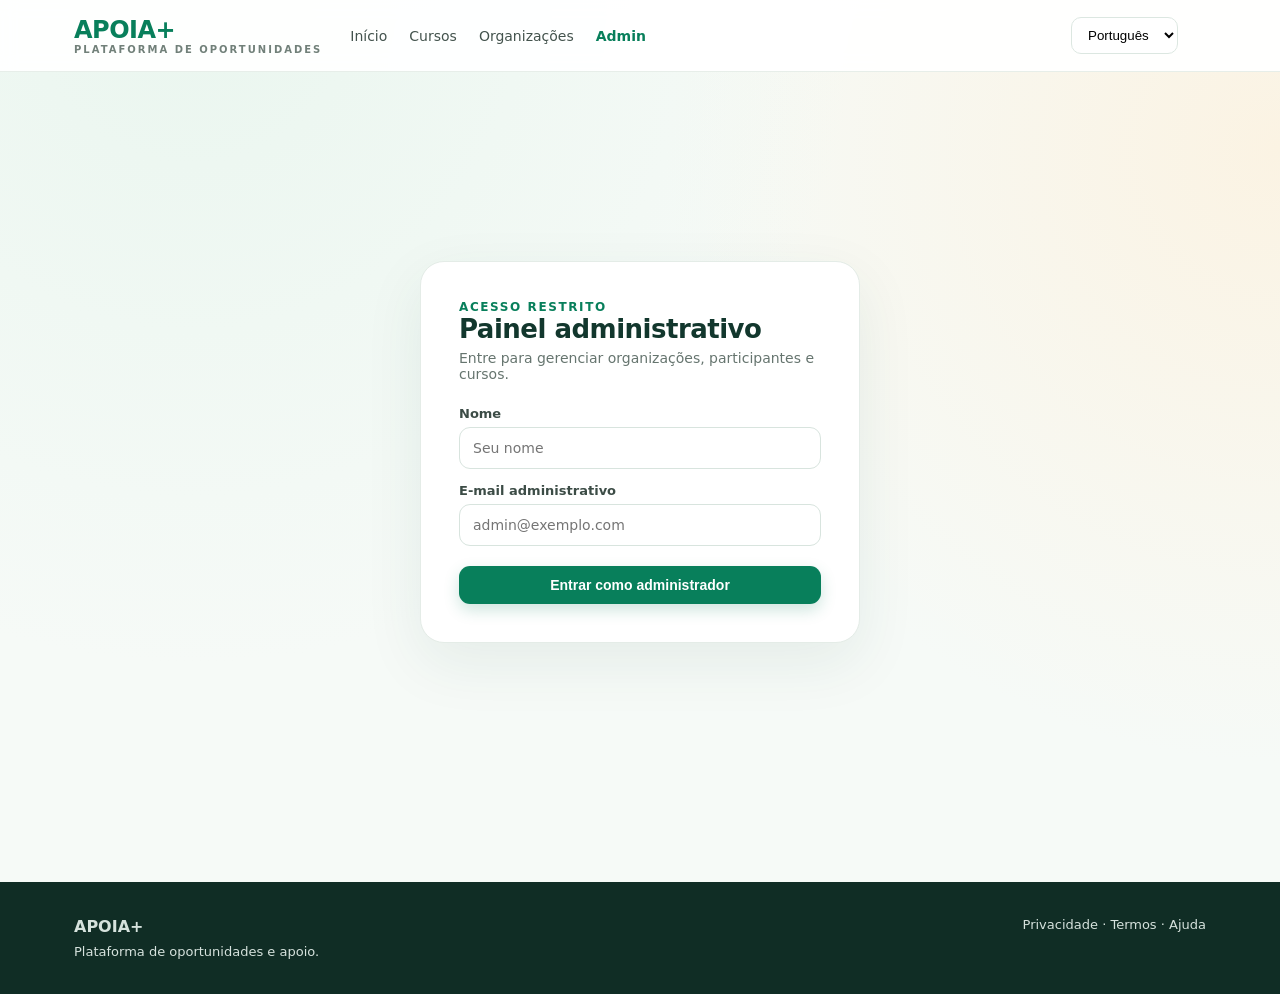
<file: admin.html>
<!doctype html>
<html lang="pt-BR">
<head>
<meta charset="utf-8">
<meta name="viewport" content="width=device-width, initial-scale=1">
<title>Painel administrativo — Apoia+</title>
<link rel="stylesheet" href="style.css">
</head>
<body>
<header><div class="nav">
<a class="brand" href="index.html">APOIA+<span>Plataforma de oportunidades</span></a>
<button class="menuToggle" id="menuToggle" aria-label="Abrir menu">☰</button>
<nav class="navlinks">
<a href="index.html">Início</a>
<a href="cursos.html">Cursos</a>
<a href="organizacao.html">Organizações</a>
<a href="admin.html" class="active">Admin</a>
</nav>
<select class="lang" id="langSelect" aria-label="Idioma">
<option value="pt">Português</option>
<option value="es">Español</option>
<option value="en">English</option>
<option value="fr">Français</option>
<option value="ar">العربية</option>
</select>
<div id="authSlot"></div>
</div></header>

<div id="gate" class="authwrap">
<div class="authbox">
<div class="eyebrow">Acesso restrito</div>
<h1>Painel administrativo</h1>
<p class="sub">Entre para gerenciar organizações, participantes e cursos.</p>
<form id="adminLoginForm">
<label>Nome</label>
<input id="aNome" placeholder="Seu nome" required>
<label>E-mail administrativo</label>
<input id="aEmail" type="email" placeholder="admin@exemplo.com" required>
<button class="btn primary block" style="margin-top:20px" type="submit">Entrar como administrador</button>
</form>
</div>
</div>

<div id="dash" class="section" style="display:none">
<div class="row" style="align-items:flex-start;flex-wrap:wrap;gap:12px">
<div><div class="eyebrow">Gestão da plataforma</div><h2 style="margin-bottom:4px">Painel administrativo</h2><p class="sub" style="margin-bottom:0">Organizações, participantes e cursos em um só lugar.</p></div>
<button class="btn ghost" onclick="CARITAS.logout()">Sair do painel</button>
</div>

<div class="statgrid" style="grid-template-columns:repeat(4,1fr)">
<div class="stat"><b id="statOrgs">0</b><span>Organizações</span></div>
<div class="stat"><b id="statOrgsPend">0</b><span>Pendentes de aprovação</span></div>
<div class="stat"><b id="statParticipantes">0</b><span>Participantes</span></div>
<div class="stat"><b id="statCursos">6</b><span>Cursos publicados</span></div>
</div>

<div class="filterbar" style="margin-top:30px">
<button class="chip active" data-tab="orgs">Organizações</button>
<button class="chip" data-tab="participantes">Participantes</button>
<button class="chip" data-tab="cursos">Cursos</button>
</div>

<div id="tabOrgs" class="listcard">
<h3>Organizações cadastradas</h3>
<div id="listaOrgs"></div>
</div>

<div id="tabParticipantes" class="listcard" style="display:none">
<h3>Participantes cadastrados</h3>
<div id="listaParticipantes"></div>
</div>

<div id="tabCursos" class="listcard" style="display:none">
<h3>Cursos publicados</h3>
<div id="listaCursosAdmin"></div>
</div>
</div>

<footer class="footer"><div class="footerin"><div><b>APOIA+</b><div style="margin-top:8px;font-size:13px">Plataforma de oportunidades e apoio.</div></div><div style="font-size:13px">Privacidade · Termos · Ajuda</div></div></footer>

<script src="app.js"></script>
<script>
const DEMO_ORGS = [
  { id:'demo1', nome:'Instituto Novo Rumo', email:'contato@novorumo.org', area:'Educação', status:'aprovada', createdAt:'2026-08-02T00:00:00.000Z' },
  { id:'demo2', nome:'Fundação Mãos Unidas', email:'contato@maosunidas.org', area:'Assistência social', status:'pendente', createdAt:'2026-09-10T00:00:00.000Z' }
];
const DEMO_PARTICIPANTES = [
  { id:'demoP1', nome:'Maria Rodrigues', email:'maria@exemplo.com', cidade:'Madrid', criadoEm:'2026-03-14T00:00:00.000Z' },
  { id:'demoP2', nome:'João Pereira', email:'joao@exemplo.com', cidade:'Barcelona', criadoEm:'2026-07-22T00:00:00.000Z' }
];

function checkAccess(){
  const user = CARITAS.getUser();
  if(user && user.role === 'admin'){
    document.getElementById('gate').style.display = 'none';
    document.getElementById('dash').style.display = 'block';
    renderAll();
  } else {
    document.getElementById('gate').style.display = 'flex';
    document.getElementById('dash').style.display = 'none';
  }
}

document.getElementById('adminLoginForm').addEventListener('submit', function(e){
  e.preventDefault();
  CARITAS.setUser({
    nome: document.getElementById('aNome').value.trim() || 'Administrador',
    email: document.getElementById('aEmail').value.trim(),
    role: 'admin',
    criadoEm: new Date().toISOString()
  });
  checkAccess();
  CARITAS.initHeader();
});

function badgeForStatus(status){
  if(status === 'aprovada') return '<span class="badge green">Aprovada</span>';
  if(status === 'rejeitada') return '<span class="badge gray">Rejeitada</span>';
  return '<span class="badge gold">Pendente</span>';
}

function renderOrgs(){
  const orgs = CARITAS.getOrganizations();
  const list = orgs.length ? orgs : DEMO_ORGS;
  document.getElementById('statOrgs').textContent = list.length;
  document.getElementById('statOrgsPend').textContent = list.filter(o => o.status === 'pendente').length;
  document.getElementById('listaOrgs').innerHTML = list.map(o => `
    <div class="litem" style="align-items:flex-start">
      <div>
        <b>${o.nome}</b>
        <div style="color:var(--muted);font-size:13px">${o.email || '—'} · ${o.area || '—'}</div>
      </div>
      <div style="display:flex;align-items:center;gap:8px">
        ${badgeForStatus(o.status)}
        ${o.status === 'pendente' ? `<button class="btn light" style="padding:7px 10px;font-size:12px" onclick="aprovarOrg('${o.id}')">Aprovar</button><button class="btn ghost" style="padding:7px 10px;font-size:12px" onclick="rejeitarOrg('${o.id}')">Rejeitar</button>` : ''}
      </div>
    </div>`).join('');
}

function aprovarOrg(id){ CARITAS.setOrganizationStatus(id, 'aprovada'); renderOrgs(); }
function rejeitarOrg(id){ CARITAS.setOrganizationStatus(id, 'rejeitada'); renderOrgs(); }

function renderParticipantes(){
  const list = CARITAS.getParticipants();
  const items = list.length ? list : DEMO_PARTICIPANTES;
  document.getElementById('statParticipantes').textContent = items.length;
  document.getElementById('listaParticipantes').innerHTML = items.map(p => `
    <div class="litem">
      <div>
        <b>${p.nome}</b>
        <div style="color:var(--muted);font-size:13px">${p.email || '—'} · ${p.cidade || '—'}</div>
      </div>
      <span class="badge green">Ativo</span>
    </div>`).join('');
}

function renderCursos(){
  const courses = Object.values(CARITAS.courses);
  document.getElementById('listaCursosAdmin').innerHTML = courses.map(c => `
    <div class="litem">
      <div>
        <b>${c.title}</b>
        <div style="color:var(--muted);font-size:13px">${c.tag} · ${c.format} · ${c.vacancies}</div>
      </div>
      <span class="badge green">Publicado</span>
    </div>`).join('');
}

function renderAll(){ renderOrgs(); renderParticipantes(); renderCursos(); }

document.querySelectorAll('.chip[data-tab]').forEach(chip => {
  chip.addEventListener('click', () => {
    document.querySelectorAll('.chip[data-tab]').forEach(c => c.classList.remove('active'));
    chip.classList.add('active');
    ['orgs','participantes','cursos'].forEach(t => {
      document.getElementById('tab' + t.charAt(0).toUpperCase() + t.slice(1)).style.display = (t === chip.dataset.tab) ? 'block' : 'none';
    });
  });
});

checkAccess();
</script>
</body></html>
</file>
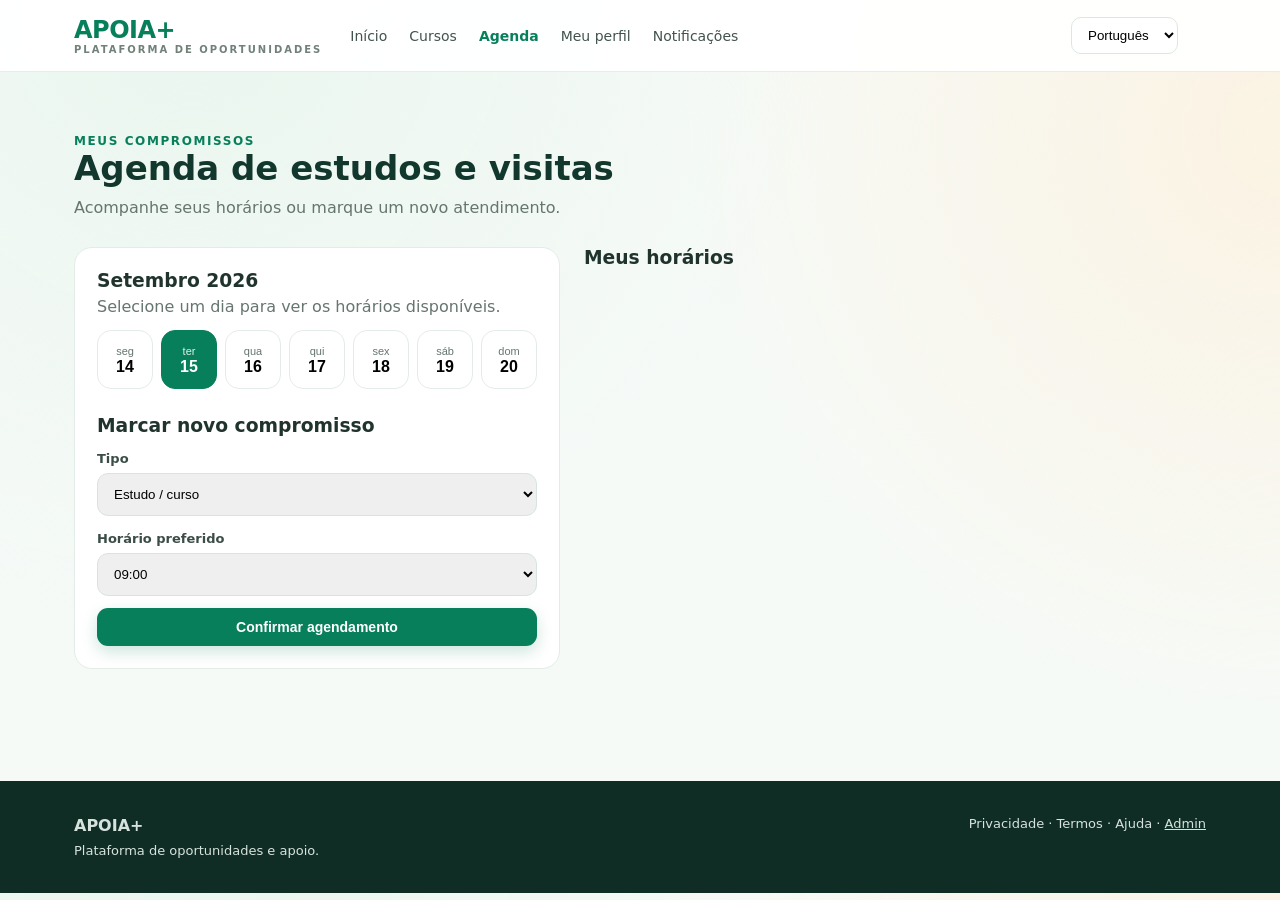
<file: agenda.html>
<!doctype html>
<html lang="pt-BR">
<head>
<meta charset="utf-8">
<meta name="viewport" content="width=device-width, initial-scale=1">
<title>Agenda — Apoia+</title>
<link rel="stylesheet" href="style.css">
</head>
<body>
<header><div class="nav">
<a class="brand" href="index.html">APOIA+<span>Plataforma de oportunidades</span></a>
<button class="menuToggle" id="menuToggle" aria-label="Abrir menu">☰</button>
<nav class="navlinks">
<a href="index.html" data-i18n="nav_inicio">Início</a>
<a href="cursos.html" data-i18n="nav_cursos">Cursos</a>
<a href="agenda.html" class="active" data-i18n="nav_agenda">Agenda</a>
<a href="perfil.html" data-i18n="nav_perfil">Meu perfil</a>
<a href="notificacoes.html" data-i18n="nav_notificacoes">Notificações</a>
</nav>
<select class="lang" id="langSelect" aria-label="Idioma">
<option value="pt">Português</option>
<option value="es">Español</option>
<option value="en">English</option>
<option value="fr">Français</option>
<option value="ar">العربية</option>
</select>
<div id="authSlot"></div>
</div></header>

<div class="section">
<div id="guestBanner" class="banner" style="display:none">
<span data-i18n="guest_banner_agenda">Faça login para confirmar agendamentos com o seu nome.</span>
<a class="btn primary" href="login.html" data-i18n="btn_entrar">Entrar</a>
</div>

<div class="eyebrow" data-i18n="agenda_eyebrow">Meus compromissos</div>
<h2 data-i18n="agenda_title">Agenda de estudos e visitas</h2>
<p class="sub" data-i18n="agenda_sub">Acompanhe seus horários ou marque um novo atendimento.</p>

<div class="agendagrid">
<div class="calendarcard">
<h3 style="margin:0 0 6px">Setembro 2026</h3>
<p class="sub" style="margin-bottom:0" data-i18n="agenda_hint">Selecione um dia para ver os horários disponíveis.</p>
<div class="daylist" id="dayList">
<button class="daybtn" data-dia="14/09"><span>seg</span><b>14</b></button>
<button class="daybtn active" data-dia="15/09"><span>ter</span><b>15</b></button>
<button class="daybtn" data-dia="16/09"><span>qua</span><b>16</b></button>
<button class="daybtn" data-dia="17/09"><span>qui</span><b>17</b></button>
<button class="daybtn" data-dia="18/09"><span>sex</span><b>18</b></button>
<button class="daybtn" data-dia="19/09"><span>sáb</span><b>19</b></button>
<button class="daybtn" data-dia="20/09"><span>dom</span><b>20</b></button>
</div>

<h3 style="margin:26px 0 12px" data-i18n="agenda_novo">Marcar novo compromisso</h3>
<form id="agendaForm">
<label style="font-size:13px;font-weight:700;color:#3c4c46" data-i18n="label_tipo">Tipo</label>
<select id="fTipo" style="width:100%;padding:12px;margin:6px 0 12px;border:1px solid #d8e4de;border-radius:11px">
<option>Estudo / curso</option>
<option>Atendimento</option>
<option>Visita</option>
</select>
<label style="font-size:13px;font-weight:700;color:#3c4c46" data-i18n="label_horario">Horário preferido</label>
<select id="fHora" style="width:100%;padding:12px;margin:6px 0 12px;border:1px solid #d8e4de;border-radius:11px">
<option>09:00</option><option>10:30</option><option>14:00</option><option>15:30</option><option>17:00</option>
</select>
<button class="btn primary block" type="submit" data-i18n="btn_confirmar_agendamento">Confirmar agendamento</button>
</form>
</div>

<div>
<h3 style="margin:0 0 14px" id="agendaListTitle" data-i18n="meus_horarios">Meus horários</h3>
<div id="agendaList"></div>
</div>
</div>
</div>

<footer class="footer"><div class="footerin"><div><b>APOIA+</b><div style="margin-top:8px;font-size:13px" data-i18n="footer_desc">Plataforma de oportunidades e apoio.</div></div><div style="font-size:13px"><span data-i18n="footer_links">Privacidade · Termos · Ajuda</span> · <a href="admin.html" style="color:inherit;text-decoration:underline">Admin</a></div></div></footer>

<script src="app.js"></script>
<script>
const DEMO_AGENDA = [
  { tipo:'Orientação profissional', dia:'hoje', hora:'15:30', badge:'gold' },
  { tipo:'Informática Básica — Módulo 3', dia:'hoje', hora:'17:00', badge:'green' },
  { tipo:'Visita — Apoia+ Centro', dia:'21/09', hora:'10:00', badge:'gold' },
  { tipo:'Preparação para o Trabalho — Módulo 2', dia:'24/09', hora:'14:00', badge:'green' }
];

let selectedDay = '15/09';
document.getElementById('guestBanner').style.display = CARITAS.getUser() ? 'none' : 'flex';

document.querySelectorAll('.daybtn').forEach(btn => {
  btn.addEventListener('click', () => {
    document.querySelectorAll('.daybtn').forEach(b => b.classList.remove('active'));
    btn.classList.add('active');
    selectedDay = btn.dataset.dia;
  });
});

function renderAgenda(){
  const appts = CARITAS.getAppointments();
  const items = appts.length ? appts.map(a => ({ tipo:a.tipo, dia:a.dia, hora:a.hora, badge: a.tipo === 'Visita' ? 'gold' : 'green' })) : DEMO_AGENDA;
  document.getElementById('agendaList').innerHTML = items.map(a =>
    '<div class="agendaitem"><div class="timepill">' + a.hora + '<span>' + a.dia + '</span></div><div style="flex:1"><b>' + a.tipo + '</b><div style="color:var(--muted);font-size:13px">Confirmado na plataforma</div></div><span class="badge ' + a.badge + '">' + a.tipo + '</span></div>'
  ).join('');
}
renderAgenda();

document.getElementById('agendaForm').addEventListener('submit', function(e){
  e.preventDefault();
  if(!CARITAS.requireLogin('agenda.html')) return;
  CARITAS.addAppointment({
    tipo: document.getElementById('fTipo').value,
    dia: selectedDay,
    hora: document.getElementById('fHora').value
  });
  renderAgenda();
  CARITAS.initHeader();
  alert('✔');
});
</script>
</body></html>
</file>
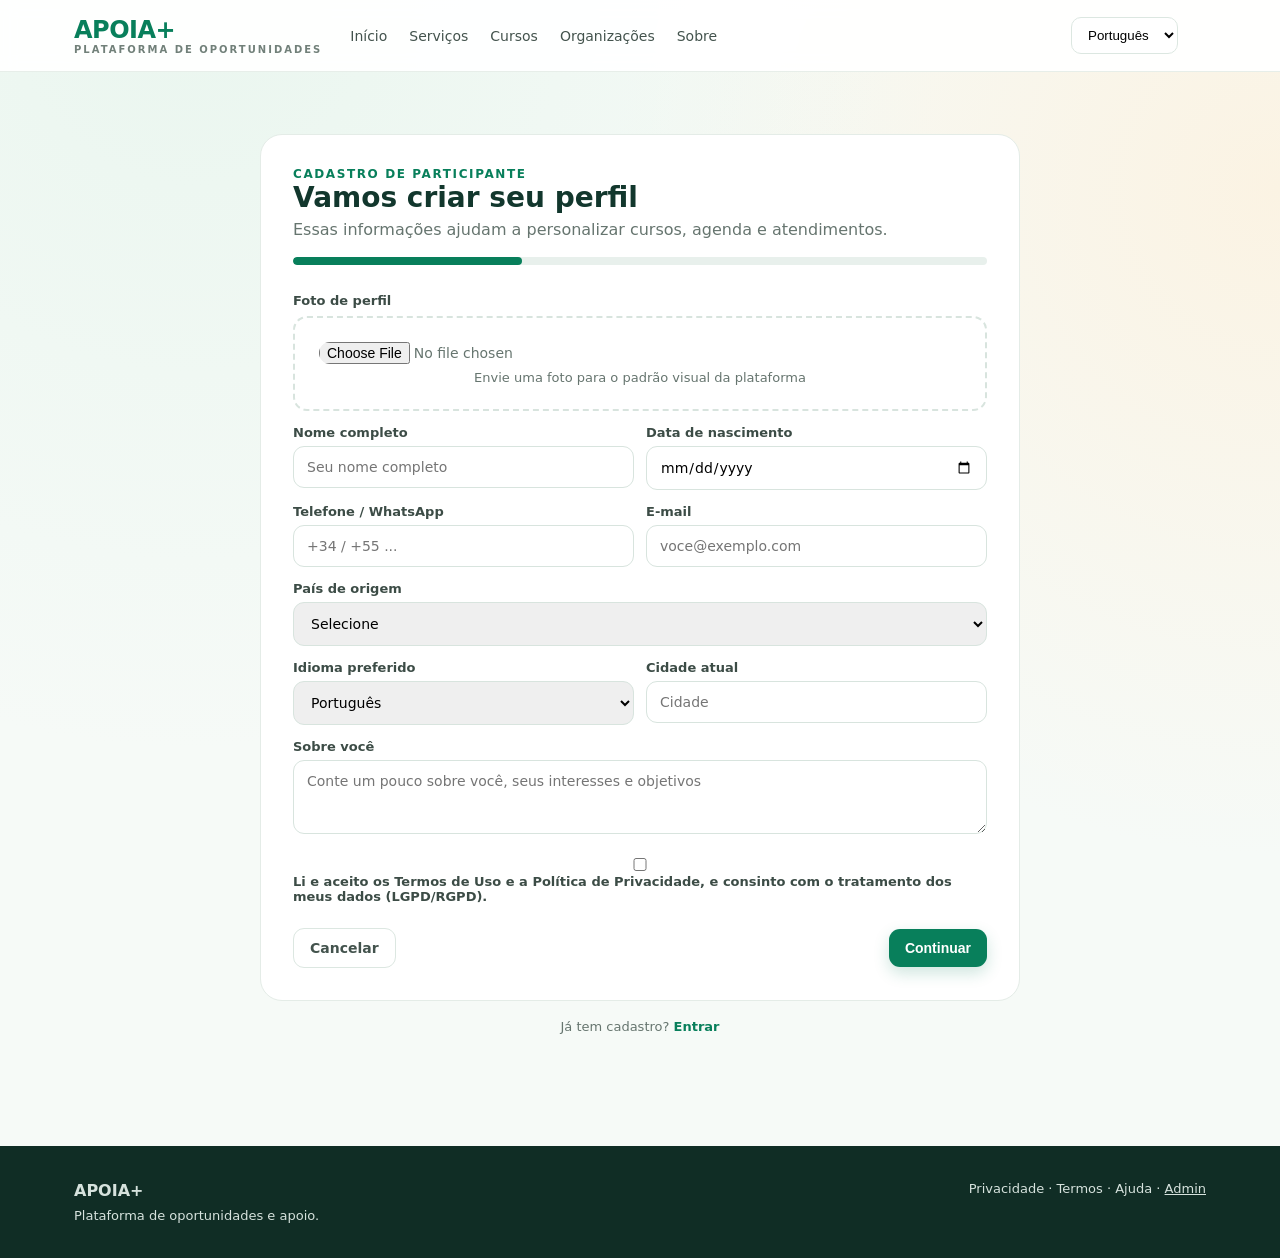
<file: cadastro.html>
<!doctype html>
<html lang="pt-BR">
<head>
<meta charset="utf-8">
<meta name="viewport" content="width=device-width, initial-scale=1">
<title>Criar cadastro — Apoia+</title>
<link rel="stylesheet" href="style.css">
</head>
<body>
<header><div class="nav">
<a class="brand" href="index.html">APOIA+<span>Plataforma de oportunidades</span></a>
<button class="menuToggle" id="menuToggle" aria-label="Abrir menu">☰</button>
<nav class="navlinks">
<a href="index.html" data-i18n="nav_inicio">Início</a>
<a href="index.html#servicos" data-i18n="nav_servicos">Serviços</a>
<a href="cursos.html" data-i18n="nav_cursos">Cursos</a>
<a href="organizacao.html" data-i18n="nav_organizacoes">Organizações</a>
<a href="index.html#sobre" data-i18n="nav_sobre">Sobre</a>
</nav>
<select class="lang" id="langSelect" aria-label="Idioma">
<option value="pt">Português</option>
<option value="es">Español</option>
<option value="en">English</option>
<option value="fr">Français</option>
<option value="ar">العربية</option>
</select>
<div id="authSlot"></div>
</div></header>

<div class="section" style="max-width:900px">
<div class="formcard">
<div class="eyebrow" data-i18n="cadastro_eyebrow">Cadastro de participante</div>
<h1 data-i18n="cadastro_title">Vamos criar seu perfil</h1>
<p class="sub" style="margin-bottom:0" data-i18n="cadastro_sub">Essas informações ajudam a personalizar cursos, agenda e atendimentos.</p>
<div class="progressbar"><div style="width:33%"></div></div>

<form id="cadastroForm">
<label data-i18n="label_foto">Foto de perfil</label>
<div class="uploadbox">
<input type="file" accept="image/*" style="border:0;padding:0;margin:0">
<div style="margin-top:6px" data-i18n="upload_hint">Envie uma foto para o padrão visual da plataforma</div>
</div>

<div class="row2">
<div><label data-i18n="label_nome_completo">Nome completo</label><input id="cNome" placeholder="Seu nome completo" required></div>
<div><label data-i18n="label_nascimento">Data de nascimento</label><input id="cNasc" type="date" required></div>
</div>

<div class="row2">
<div><label data-i18n="label_telefone">Telefone / WhatsApp</label><input id="cTelefone" placeholder="+34 / +55 ..." required></div>
<div><label data-i18n="label_email">E-mail</label><input id="cEmail" type="email" placeholder="voce@exemplo.com"></div>
</div>

<label data-i18n="label_pais">País de origem</label>
<select id="cPais"><option>Selecione</option><option>Brasil</option><option>Venezuela</option><option>Marrocos</option><option>Síria</option><option>Outro</option></select>

<div class="row2">
<div><label data-i18n="label_idioma">Idioma preferido</label><select id="cIdioma"><option>Português</option><option>Español</option><option>English</option><option>Français</option><option>العربية</option></select></div>
<div><label data-i18n="label_cidade">Cidade atual</label><input id="cCidade" placeholder="Cidade"></div>
</div>

<label data-i18n="label_sobre">Sobre você</label>
<textarea id="cSobre" rows="3" data-i18n-placeholder="sobre_placeholder" placeholder="Conte um pouco sobre você, seus interesses e objetivos"></textarea>

<label class="checkline"><input type="checkbox" required> <span data-i18n="termos_consent">Li e aceito os Termos de Uso e a Política de Privacidade, e consinto com o tratamento dos meus dados (LGPD/RGPD).</span></label>

<div class="row" style="margin-top:24px">
<a class="btn ghost" href="index.html" data-i18n="btn_cancelar">Cancelar</a>
<button class="btn primary" type="submit" data-i18n="btn_continuar">Continuar</button>
</div>
</form>
</div>
<div class="authfoot"><span data-i18n="ja_tem_cadastro">Já tem cadastro?</span> <a href="login.html" style="color:var(--green);font-weight:700;text-decoration:none" data-i18n="btn_entrar">Entrar</a></div>
</div>

<footer class="footer"><div class="footerin"><div><b>APOIA+</b><div style="margin-top:8px;font-size:13px" data-i18n="footer_desc">Plataforma de oportunidades e apoio.</div></div><div style="font-size:13px"><span data-i18n="footer_links">Privacidade · Termos · Ajuda</span> · <a href="admin.html" style="color:inherit;text-decoration:underline">Admin</a></div></div></footer>

<script src="app.js"></script>
<script>
document.getElementById('cadastroForm').addEventListener('submit', function(e){
  e.preventDefault();
  const dados = {
    nome: document.getElementById('cNome').value.trim() || 'Participante',
    nascimento: document.getElementById('cNasc').value,
    telefone: document.getElementById('cTelefone').value.trim(),
    email: document.getElementById('cEmail').value.trim(),
    pais: document.getElementById('cPais').value,
    idioma: document.getElementById('cIdioma').value,
    cidade: document.getElementById('cCidade').value.trim(),
    sobre: document.getElementById('cSobre').value.trim(),
    criadoEm: new Date().toISOString()
  };
  CARITAS.registerParticipant(dados);
  CARITAS.setUser(dados);
  location.href = 'perfil.html';
});
</script>
</body></html>
</file>
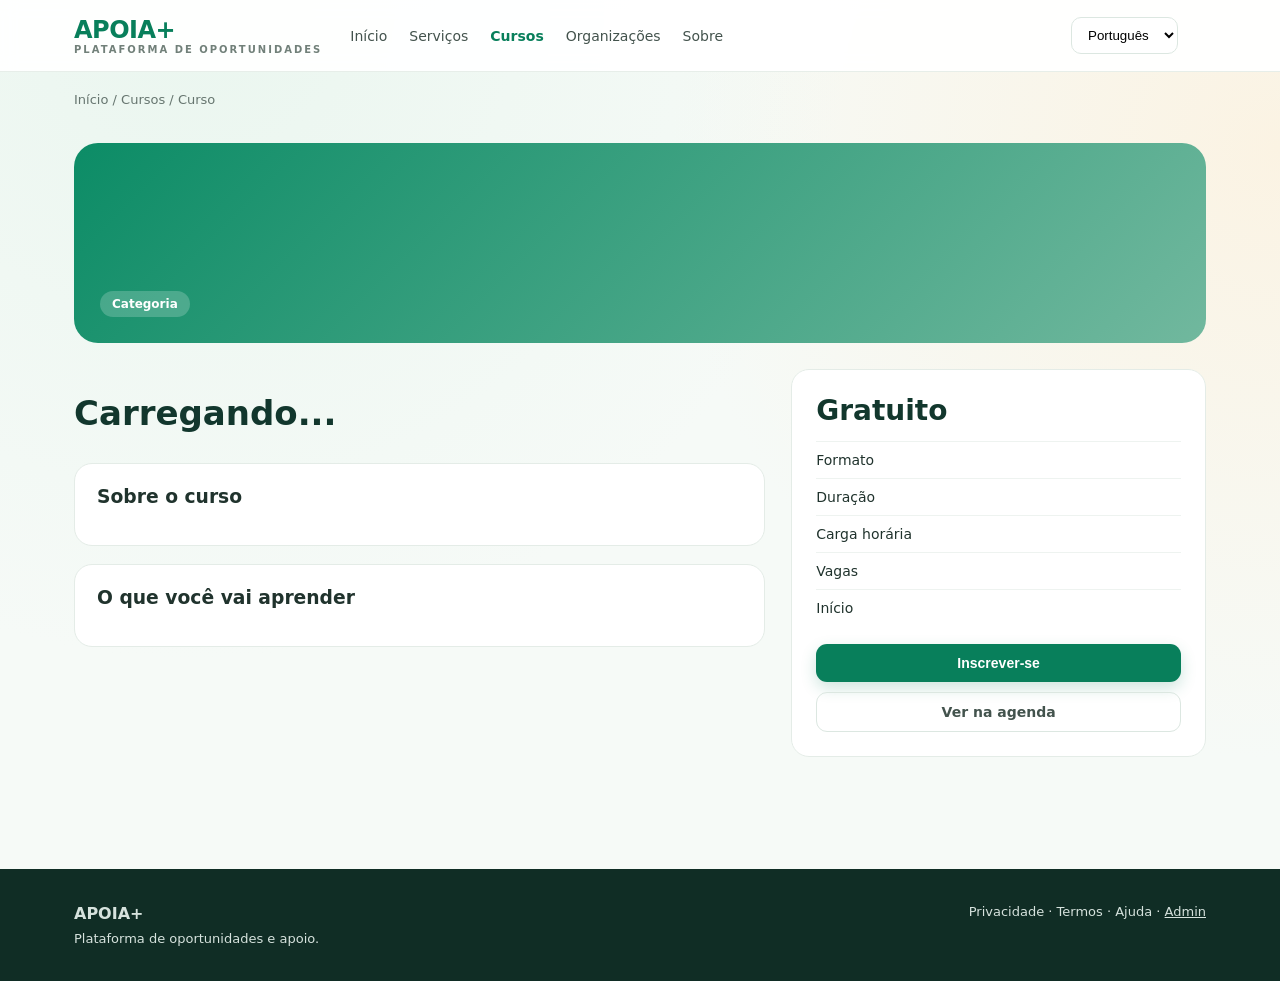
<file: curso-detalhe.html>
<!doctype html>
<html lang="pt-BR">
<head>
<meta charset="utf-8">
<meta name="viewport" content="width=device-width, initial-scale=1">
<title id="pageTitle">Curso — Apoia+</title>
<link rel="stylesheet" href="style.css">
</head>
<body>
<header><div class="nav">
<a class="brand" href="index.html">APOIA+<span>Plataforma de oportunidades</span></a>
<button class="menuToggle" id="menuToggle" aria-label="Abrir menu">☰</button>
<nav class="navlinks">
<a href="index.html" data-i18n="nav_inicio">Início</a>
<a href="index.html#servicos" data-i18n="nav_servicos">Serviços</a>
<a href="cursos.html" class="active" data-i18n="nav_cursos">Cursos</a>
<a href="organizacao.html" data-i18n="nav_organizacoes">Organizações</a>
<a href="index.html#sobre" data-i18n="nav_sobre">Sobre</a>
</nav>
<select class="lang" id="langSelect" aria-label="Idioma">
<option value="pt">Português</option>
<option value="es">Español</option>
<option value="en">English</option>
<option value="fr">Français</option>
<option value="ar">العربية</option>
</select>
<div id="authSlot"></div>
</div></header>

<div class="breadcrumb"><a href="index.html" data-i18n="nav_inicio">Início</a> / <a href="cursos.html" data-i18n="nav_cursos">Cursos</a> / <span id="breadcrumbCourse">Curso</span></div>

<div class="section tight">
<div class="coursehero" id="courseHero"><span id="courseTag">Categoria</span></div>

<div class="detailgrid">
<div>
<h2 style="margin-top:24px" id="courseTitle">Carregando...</h2>
<p class="sub" id="courseSummary"></p>

<div class="listcard">
<h3 data-i18n="sobre_curso">Sobre o curso</h3>
<p style="color:var(--muted);line-height:1.7" id="courseDescription"></p>
</div>

<div class="listcard" style="margin-top:18px">
<h3 data-i18n="vai_aprender">O que você vai aprender</h3>
<div id="courseModules"></div>
</div>
</div>

<div class="infobox">
<span class="price" data-i18n="tag_gratuito">Gratuito</span>
<div class="infoline"><span data-i18n="info_formato">Formato</span><b id="courseFormat"></b></div>
<div class="infoline"><span data-i18n="info_duracao">Duração</span><b id="courseDuration"></b></div>
<div class="infoline"><span data-i18n="info_carga">Carga horária</span><b id="courseHours"></b></div>
<div class="infoline"><span data-i18n="info_vagas">Vagas</span><b id="courseVacancies"></b></div>
<div class="infoline"><span data-i18n="info_inicio">Início</span><b id="courseStart"></b></div>
<button class="btn primary block" style="margin-top:18px" id="enrollBtn" data-i18n="btn_inscrever">Inscrever-se</button>
<a class="btn ghost block" style="margin-top:10px" href="agenda.html" data-i18n="btn_ver_agenda">Ver na agenda</a>
</div>
</div>
</div>

<footer class="footer"><div class="footerin"><div><b>APOIA+</b><div style="margin-top:8px;font-size:13px" data-i18n="footer_desc">Plataforma de oportunidades e apoio.</div></div><div style="font-size:13px"><span data-i18n="footer_links">Privacidade · Termos · Ajuda</span> · <a href="admin.html" style="color:inherit;text-decoration:underline">Admin</a></div></div></footer>

<script src="app.js"></script>
<script>
const params = new URLSearchParams(location.search);
const cid = params.get('c') || 'informatica';
const course = CARITAS.courses[cid] || CARITAS.courses['informatica'];

function fillCourseText(){
  const d = CARITAS.dict();
  const nameKey = 'curso_' + cid.replace(/-/g,'_') + '_nome';
  const descKey = 'curso_' + cid.replace(/-/g,'_') + '_desc';
  const title = d[nameKey] || course.title;
  const summary = d[descKey] || course.summary;
  document.getElementById('pageTitle').textContent = title + ' — Apoia+';
  document.getElementById('breadcrumbCourse').textContent = title;
  document.getElementById('courseHero').style.background = course.color;
  document.getElementById('courseTag').textContent = d['filtro_' + (course.tag === 'Profissionalizante' ? 'profissionalizante' : course.tag === 'Empregabilidade' ? 'empregabilidade' : 'idiomas')] || course.tag;
  document.getElementById('courseTitle').textContent = title;
  document.getElementById('courseSummary').textContent = summary;
  document.getElementById('courseDescription').textContent = course.description;
  document.getElementById('courseFormat').textContent = course.format;
  document.getElementById('courseDuration').textContent = course.duration;
  document.getElementById('courseHours').textContent = course.hours;
  document.getElementById('courseVacancies').textContent = course.vacancies;
  document.getElementById('courseStart').textContent = course.start;
  document.getElementById('courseModules').innerHTML = course.modules.map((m,i) =>
    '<div class="litem"><div>' + m + '</div><span class="badge green">' + (i+1) + '</span></div>'
  ).join('');
}
fillCourseText();

const btn = document.getElementById('enrollBtn');
function refreshEnrollButton(){
  if(CARITAS.isEnrolled(cid)){
    btn.textContent = CARITAS.dict().btn_inscrito;
    btn.removeAttribute('data-i18n');
    btn.disabled = true;
    btn.classList.remove('primary');
    btn.classList.add('ghost');
  }
}
refreshEnrollButton();
btn.addEventListener('click', function(){
  if(!CARITAS.requireLogin('curso-detalhe.html?c=' + cid)) return;
  CARITAS.enroll(cid, course.title);
  refreshEnrollButton();
  CARITAS.initHeader();
  alert('✔ ' + course.title);
});

// reaplica os textos do curso sempre que o idioma mudar
const origSetLang = CARITAS.setLang.bind(CARITAS);
CARITAS.setLang = function(lang){ origSetLang(lang); fillCourseText(); refreshEnrollButton(); };
</script>
</body></html>
</file>
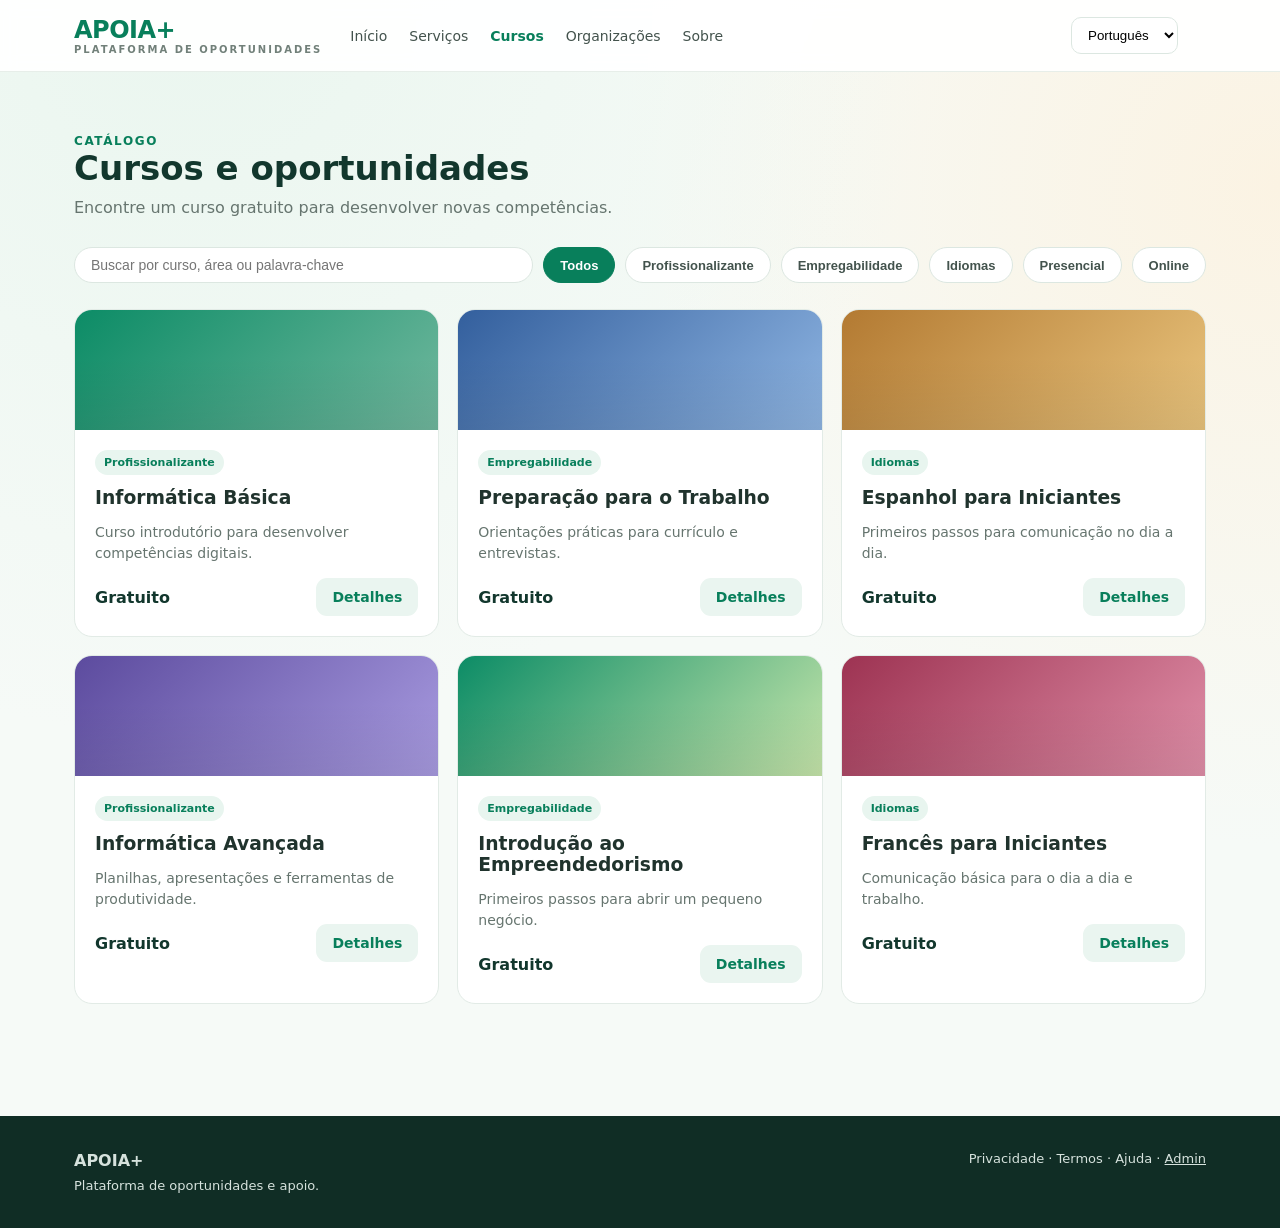
<file: cursos.html>
<!doctype html>
<html lang="pt-BR">
<head>
<meta charset="utf-8">
<meta name="viewport" content="width=device-width, initial-scale=1">
<title>Cursos — Apoia+</title>
<link rel="stylesheet" href="style.css">
</head>
<body>
<header><div class="nav">
<a class="brand" href="index.html">APOIA+<span>Plataforma de oportunidades</span></a>
<button class="menuToggle" id="menuToggle" aria-label="Abrir menu">☰</button>
<nav class="navlinks">
<a href="index.html" data-i18n="nav_inicio">Início</a>
<a href="index.html#servicos" data-i18n="nav_servicos">Serviços</a>
<a href="cursos.html" class="active" data-i18n="nav_cursos">Cursos</a>
<a href="organizacao.html" data-i18n="nav_organizacoes">Organizações</a>
<a href="index.html#sobre" data-i18n="nav_sobre">Sobre</a>
</nav>
<select class="lang" id="langSelect" aria-label="Idioma">
<option value="pt">Português</option>
<option value="es">Español</option>
<option value="en">English</option>
<option value="fr">Français</option>
<option value="ar">العربية</option>
</select>
<div id="authSlot"></div>
</div></header>

<div class="section">
<div class="eyebrow" data-i18n="catalogo_eyebrow">Catálogo</div>
<h2 data-i18n="cursos_title">Cursos e oportunidades</h2>
<p class="sub" data-i18n="catalogo_sub">Encontre um curso gratuito para desenvolver novas competências.</p>

<div class="filterbar">
<input class="searchbox" data-i18n-placeholder="busca_placeholder" placeholder="Buscar por curso, área ou palavra-chave">
<button class="chip active" data-i18n="filtro_todos">Todos</button>
<button class="chip" data-i18n="filtro_profissionalizante">Profissionalizante</button>
<button class="chip" data-i18n="filtro_empregabilidade">Empregabilidade</button>
<button class="chip" data-i18n="filtro_idiomas">Idiomas</button>
<button class="chip" data-i18n="filtro_presencial">Presencial</button>
<button class="chip" data-i18n="filtro_online">Online</button>
</div>

<div class="courses" style="grid-template-columns:repeat(3,1fr)">
<a class="course" href="curso-detalhe.html?c=informatica"><div class="cover"></div><div class="coursebody"><span class="tag" data-i18n="filtro_profissionalizante">Profissionalizante</span><h3 data-i18n="curso_informatica_nome">Informática Básica</h3><p data-i18n="curso_informatica_desc">Curso introdutório para desenvolver competências digitais.</p><div class="row"><span class="price" data-i18n="tag_gratuito">Gratuito</span><span class="btn light" data-i18n="btn_detalhes">Detalhes</span></div></div></a>
<a class="course" href="curso-detalhe.html?c=trabalho"><div class="cover" style="background:linear-gradient(135deg,#335f9d,#8fb5e2)"></div><div class="coursebody"><span class="tag" data-i18n="filtro_empregabilidade">Empregabilidade</span><h3 data-i18n="curso_trabalho_nome">Preparação para o Trabalho</h3><p data-i18n="curso_trabalho_desc">Orientações práticas para currículo e entrevistas.</p><div class="row"><span class="price" data-i18n="tag_gratuito">Gratuito</span><span class="btn light" data-i18n="btn_detalhes">Detalhes</span></div></div></a>
<a class="course" href="curso-detalhe.html?c=espanhol"><div class="cover" style="background:linear-gradient(135deg,#b37a32,#e9c47d)"></div><div class="coursebody"><span class="tag" data-i18n="filtro_idiomas">Idiomas</span><h3 data-i18n="curso_espanhol_nome">Espanhol para Iniciantes</h3><p data-i18n="curso_espanhol_desc">Primeiros passos para comunicação no dia a dia.</p><div class="row"><span class="price" data-i18n="tag_gratuito">Gratuito</span><span class="btn light" data-i18n="btn_detalhes">Detalhes</span></div></div></a>
<a class="course" href="curso-detalhe.html?c=informatica-avancada"><div class="cover" style="background:linear-gradient(135deg,#5c4b9e,#a89be0)"></div><div class="coursebody"><span class="tag" data-i18n="filtro_profissionalizante">Profissionalizante</span><h3 data-i18n="curso_informatica_avancada_nome">Informática Avançada</h3><p data-i18n="curso_informatica_avancada_desc">Planilhas, apresentações e ferramentas de produtividade.</p><div class="row"><span class="price" data-i18n="tag_gratuito">Gratuito</span><span class="btn light" data-i18n="btn_detalhes">Detalhes</span></div></div></a>
<a class="course" href="curso-detalhe.html?c=empreendedorismo"><div class="cover" style="background:linear-gradient(135deg,#0c8c66,#c7e6ab)"></div><div class="coursebody"><span class="tag" data-i18n="filtro_empregabilidade">Empregabilidade</span><h3 data-i18n="curso_empreendedorismo_nome">Introdução ao Empreendedorismo</h3><p data-i18n="curso_empreendedorismo_desc">Primeiros passos para abrir um pequeno negócio.</p><div class="row"><span class="price" data-i18n="tag_gratuito">Gratuito</span><span class="btn light" data-i18n="btn_detalhes">Detalhes</span></div></div></a>
<a class="course" href="curso-detalhe.html?c=frances"><div class="cover" style="background:linear-gradient(135deg,#9d3352,#e08fa8)"></div><div class="coursebody"><span class="tag" data-i18n="filtro_idiomas">Idiomas</span><h3 data-i18n="curso_frances_nome">Francês para Iniciantes</h3><p data-i18n="curso_frances_desc">Comunicação básica para o dia a dia e trabalho.</p><div class="row"><span class="price" data-i18n="tag_gratuito">Gratuito</span><span class="btn light" data-i18n="btn_detalhes">Detalhes</span></div></div></a>
</div>
</div>

<footer class="footer"><div class="footerin"><div><b>APOIA+</b><div style="margin-top:8px;font-size:13px" data-i18n="footer_desc">Plataforma de oportunidades e apoio.</div></div><div style="font-size:13px"><span data-i18n="footer_links">Privacidade · Termos · Ajuda</span> · <a href="admin.html" style="color:inherit;text-decoration:underline">Admin</a></div></div></footer>
<script src="app.js"></script>
</body></html>
</file>
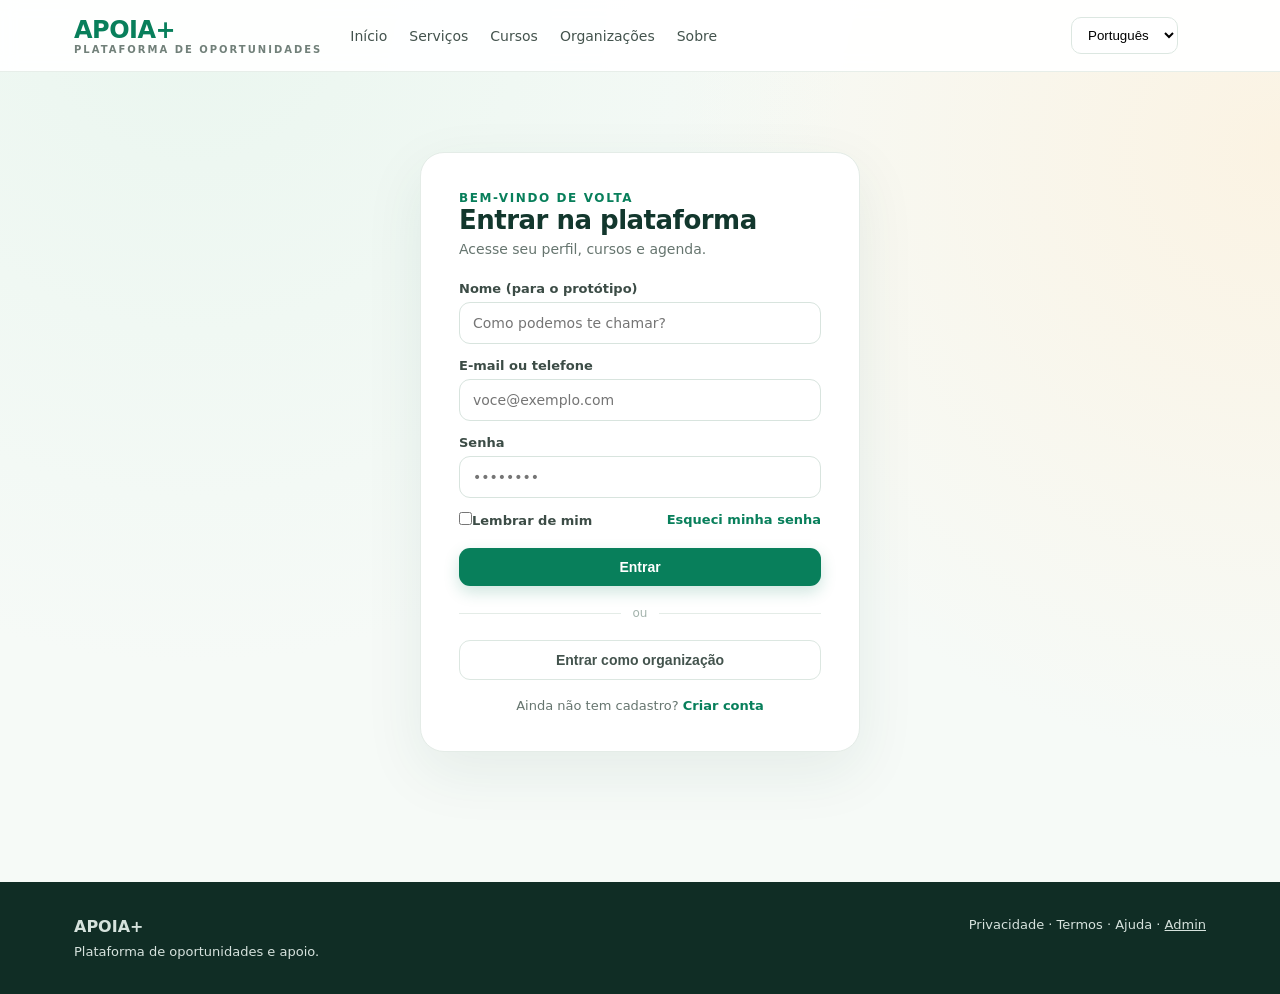
<file: login.html>
<!doctype html>
<html lang="pt-BR">
<head>
<meta charset="utf-8">
<meta name="viewport" content="width=device-width, initial-scale=1">
<title>Entrar — Apoia+</title>
<link rel="stylesheet" href="style.css">
</head>
<body>
<header><div class="nav">
<a class="brand" href="index.html">APOIA+<span>Plataforma de oportunidades</span></a>
<button class="menuToggle" id="menuToggle" aria-label="Abrir menu">☰</button>
<nav class="navlinks">
<a href="index.html" data-i18n="nav_inicio">Início</a>
<a href="index.html#servicos" data-i18n="nav_servicos">Serviços</a>
<a href="cursos.html" data-i18n="nav_cursos">Cursos</a>
<a href="organizacao.html" data-i18n="nav_organizacoes">Organizações</a>
<a href="index.html#sobre" data-i18n="nav_sobre">Sobre</a>
</nav>
<select class="lang" id="langSelect" aria-label="Idioma">
<option value="pt">Português</option>
<option value="es">Español</option>
<option value="en">English</option>
<option value="fr">Français</option>
<option value="ar">العربية</option>
</select>
<div id="authSlot"></div>
</div></header>

<div class="authwrap">
<div class="authbox">
<div class="eyebrow" data-i18n="login_eyebrow">Bem-vindo de volta</div>
<h1 data-i18n="login_title">Entrar na plataforma</h1>
<p class="sub" id="loginMsg" data-i18n="login_sub">Acesse seu perfil, cursos e agenda.</p>
<form id="loginForm">
<label data-i18n="label_nome_proto">Nome (para o protótipo)</label>
<input id="loginNome" placeholder="Como podemos te chamar?" required>
<label data-i18n="label_email_ou_tel">E-mail ou telefone</label>
<input id="loginEmail" placeholder="voce@exemplo.com" required>
<label data-i18n="label_senha">Senha</label>
<input id="loginSenha" type="password" placeholder="••••••••" required>
<div class="row" style="margin-top:12px">
<label class="checkline" style="margin-top:0"><input type="checkbox"><span data-i18n="remember_me">Lembrar de mim</span></label>
<a href="#" style="font-size:13px;color:var(--green);font-weight:700;text-decoration:none" data-i18n="forgot_pass">Esqueci minha senha</a>
</div>
<button class="btn primary block" style="margin-top:20px" type="submit" data-i18n="btn_entrar">Entrar</button>
</form>
<div class="divider" data-i18n="or_divider">ou</div>
<button class="btn ghost block" id="orgLoginBtn" data-i18n="btn_org_login">Entrar como organização</button>
<div class="authfoot"><span data-i18n="no_account">Ainda não tem cadastro?</span> <a href="cadastro.html" style="color:var(--green);font-weight:700;text-decoration:none" data-i18n="criar_conta">Criar conta</a></div>
</div>
</div>

<footer class="footer"><div class="footerin"><div><b>APOIA+</b><div style="margin-top:8px;font-size:13px" data-i18n="footer_desc">Plataforma de oportunidades e apoio.</div></div><div style="font-size:13px"><span data-i18n="footer_links">Privacidade · Termos · Ajuda</span> · <a href="admin.html" style="color:inherit;text-decoration:underline">Admin</a></div></div></footer>

<script src="app.js"></script>
<script>
(function(){
  const existing = CARITAS.getUser();
  if(existing){ document.getElementById('loginNome').value = existing.nome || ''; document.getElementById('loginEmail').value = existing.email || ''; }
})();
document.getElementById('loginForm').addEventListener('submit', function(e){
  e.preventDefault();
  const nome = document.getElementById('loginNome').value.trim() || 'Participante';
  const email = document.getElementById('loginEmail').value.trim();
  const existing = CARITAS.getUser();
  CARITAS.setUser({ nome, email, criadoEm: (existing && existing.email === email) ? existing.criadoEm : new Date().toISOString() });
  const params = new URLSearchParams(location.search);
  location.href = params.get('next') || 'perfil.html';
});
document.getElementById('orgLoginBtn').addEventListener('click', function(){
  const orgs = CARITAS.getOrganizations();
  const org = orgs.length ? orgs[orgs.length - 1] : null;
  if(org){
    CARITAS.setUser({ nome: org.nome, email: org.email, role: 'organization', orgId: org.id, criadoEm: org.createdAt });
  } else {
    CARITAS.setUser({ nome: 'Organização de exemplo', email: 'contato@exemplo.org', role: 'organization', orgId: null, criadoEm: new Date().toISOString() });
  }
  location.href = 'org-painel.html';
});
</script>
</body></html>
</file>
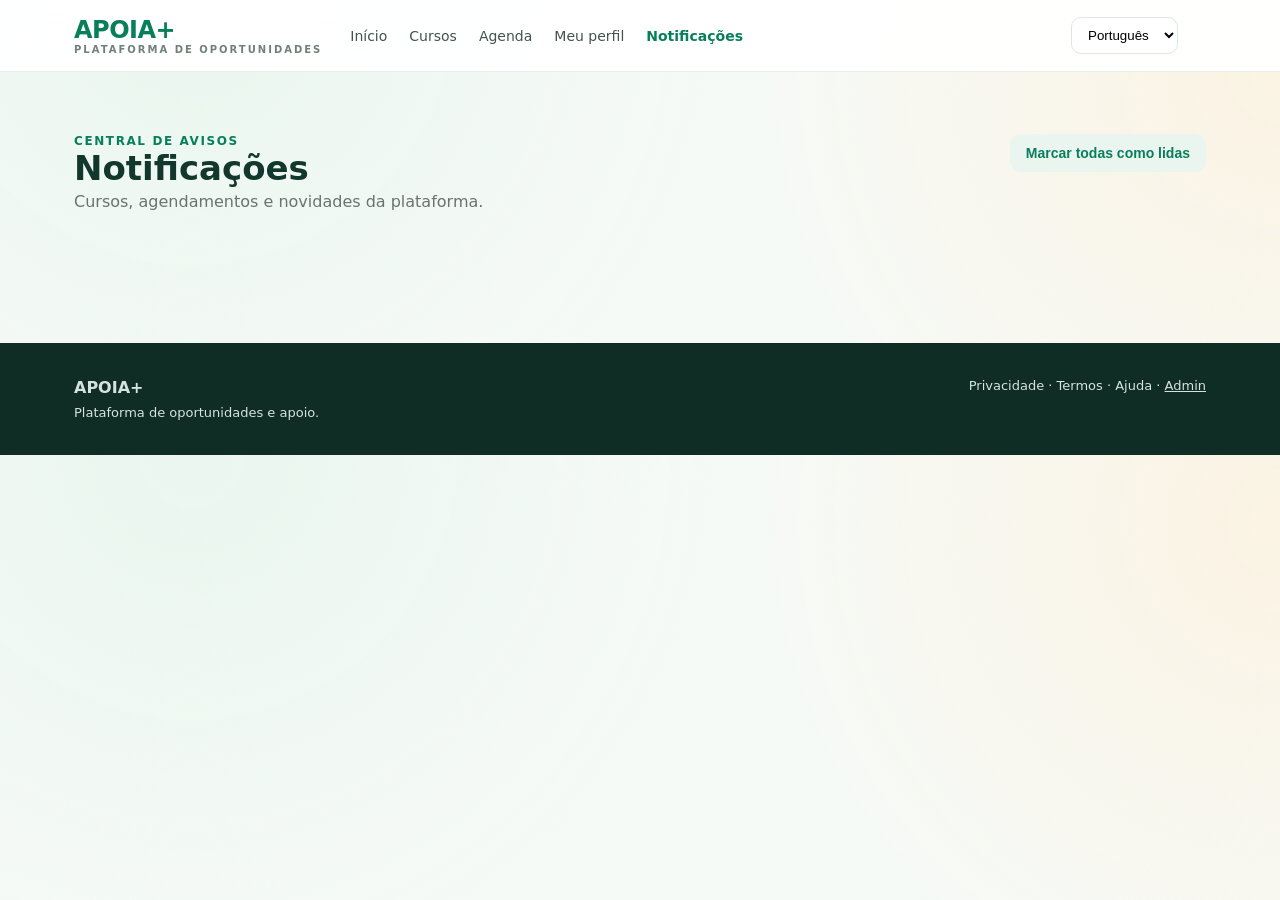
<file: notificacoes.html>
<!doctype html>
<html lang="pt-BR">
<head>
<meta charset="utf-8">
<meta name="viewport" content="width=device-width, initial-scale=1">
<title>Notificações — Apoia+</title>
<link rel="stylesheet" href="style.css">
</head>
<body>
<header><div class="nav">
<a class="brand" href="index.html">APOIA+<span>Plataforma de oportunidades</span></a>
<button class="menuToggle" id="menuToggle" aria-label="Abrir menu">☰</button>
<nav class="navlinks">
<a href="index.html" data-i18n="nav_inicio">Início</a>
<a href="cursos.html" data-i18n="nav_cursos">Cursos</a>
<a href="agenda.html" data-i18n="nav_agenda">Agenda</a>
<a href="perfil.html" data-i18n="nav_perfil">Meu perfil</a>
<a href="notificacoes.html" class="active" data-i18n="nav_notificacoes">Notificações</a>
</nav>
<select class="lang" id="langSelect" aria-label="Idioma">
<option value="pt">Português</option>
<option value="es">Español</option>
<option value="en">English</option>
<option value="fr">Français</option>
<option value="ar">العربية</option>
</select>
<div id="authSlot"></div>
</div></header>

<div class="section">
<div class="row" style="align-items:flex-start;flex-wrap:wrap;gap:12px">
<div><div class="eyebrow" data-i18n="notif_eyebrow">Central de avisos</div><h2 style="margin-bottom:4px" data-i18n="notif_title">Notificações</h2><p class="sub" style="margin-bottom:0" data-i18n="notif_sub">Cursos, agendamentos e novidades da plataforma.</p></div>
<button class="btn light" onclick="CARITAS.markAllRead();render()" data-i18n="btn_marcar_lidas">Marcar todas como lidas</button>
</div>

<div id="list" style="margin-top:20px;max-width:720px"></div>
</div>

<footer class="footer"><div class="footerin"><div><b>APOIA+</b><div style="margin-top:8px;font-size:13px" data-i18n="footer_desc">Plataforma de oportunidades e apoio.</div></div><div style="font-size:13px"><span data-i18n="footer_links">Privacidade · Termos · Ajuda</span> · <a href="admin.html" style="color:inherit;text-decoration:underline">Admin</a></div></div></footer>

<script src="app.js"></script>
<script>
function timeAgo(dateStr){
  try{ return new Date(dateStr).toLocaleDateString('pt-BR'); }catch(e){ return dateStr; }
}
function render(){
  const list = document.getElementById('list');
  const items = CARITAS.getNotifications();
  const read = CARITAS.getReadIds();
  if(items.length === 0){
    list.innerHTML = '<div class="emptystate">' + CARITAS.dict().notif_empty + '</div>';
    return;
  }
  list.innerHTML = items.map(n => {
    const isUnread = !read.includes(n.id);
    return '<div class="notifitem ' + (isUnread ? 'unread' : '') + '" data-id="' + n.id + '">' +
      '<span class="notifdot"></span>' +
      '<div style="flex:1"><b>' + n.title + '</b><p>' + n.body + '</p></div>' +
      '<span class="notifdate">' + timeAgo(n.date) + '</span>' +
      '</div>';
  }).join('');
  list.querySelectorAll('.notifitem').forEach(el => {
    el.addEventListener('click', () => { CARITAS.markRead(el.dataset.id); render(); CARITAS.initHeader(); });
  });
}
render();
const origSetLang = CARITAS.setLang.bind(CARITAS);
CARITAS.setLang = function(lang){ origSetLang(lang); render(); };
</script>
</body></html>
</file>
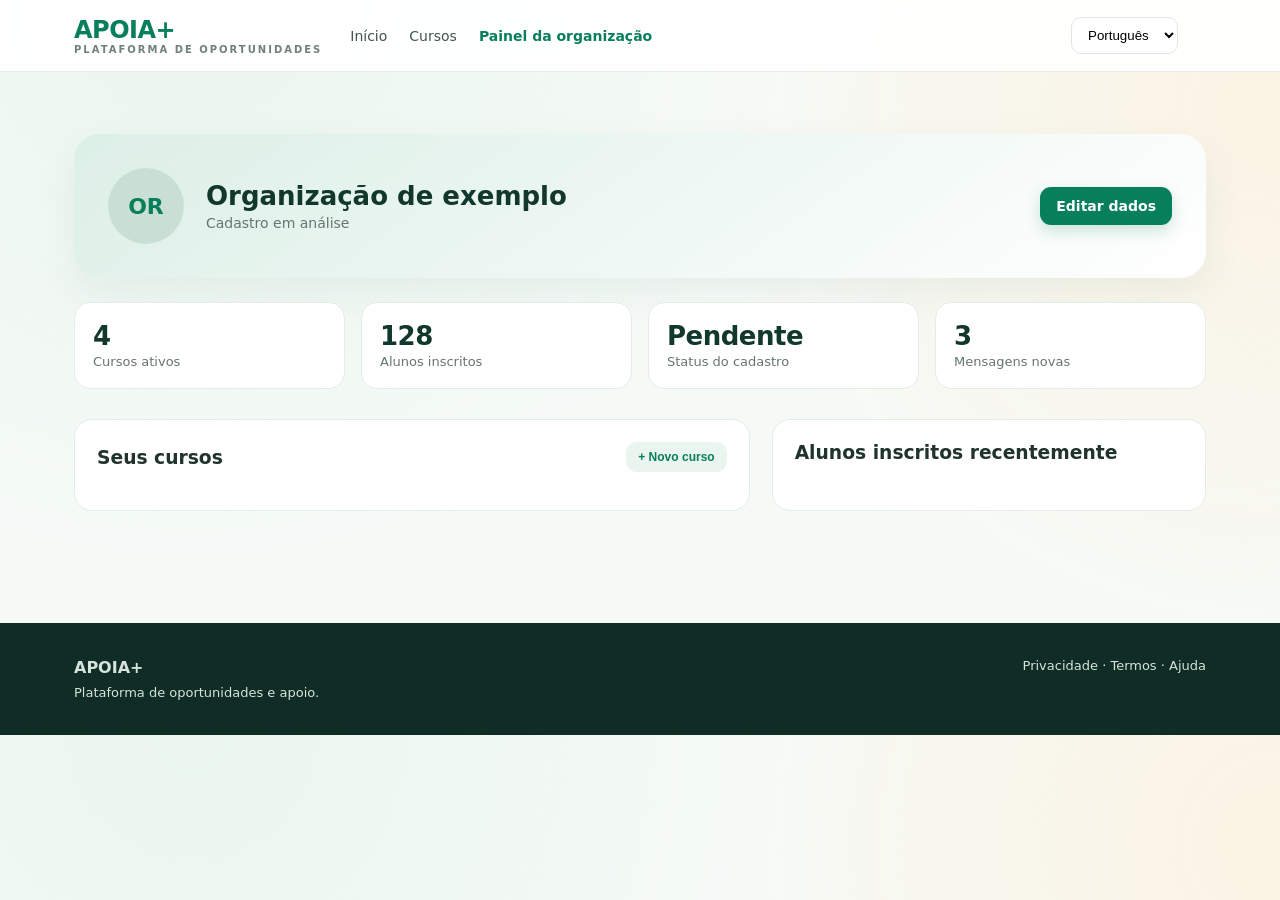
<file: org-painel.html>
<!doctype html>
<html lang="pt-BR">
<head>
<meta charset="utf-8">
<meta name="viewport" content="width=device-width, initial-scale=1">
<title>Painel da organização — Apoia+</title>
<link rel="stylesheet" href="style.css">
</head>
<body>
<header><div class="nav">
<a class="brand" href="index.html">APOIA+<span>Plataforma de oportunidades</span></a>
<button class="menuToggle" id="menuToggle" aria-label="Abrir menu">☰</button>
<nav class="navlinks">
<a href="index.html">Início</a>
<a href="cursos.html">Cursos</a>
<a href="org-painel.html" class="active">Painel da organização</a>
</nav>
<select class="lang" id="langSelect" aria-label="Idioma">
<option value="pt">Português</option>
<option value="es">Español</option>
<option value="en">English</option>
<option value="fr">Français</option>
<option value="ar">العربية</option>
</select>
<div id="authSlot"></div>
</div></header>

<div class="section">
<div id="guestBanner" class="banner" style="display:none">
<span>Você está vendo um painel de exemplo. Entre como organização para ver o seu.</span>
<a class="btn primary" href="login.html">Entrar</a>
</div>

<div class="profilehead">
<div class="avatar lg" id="oAvatar">OR</div>
<div class="info" style="flex:1">
<h1 id="oNome">Organização de exemplo</h1>
<p id="oSub">Cadastro em análise</p>
</div>
<a class="btn primary" href="organizacao.html">Editar dados</a>
</div>

<div class="statgrid">
<div class="stat"><b id="statCursosOrg">4</b><span>Cursos ativos</span></div>
<div class="stat"><b id="statAlunosOrg">128</b><span>Alunos inscritos</span></div>
<div class="stat" id="statusCard"><b id="statusTexto">Pendente</b><span>Status do cadastro</span></div>
<div class="stat"><b id="statMensagensOrg">3</b><span>Mensagens novas</span></div>
</div>

<div class="twocol">
<div class="listcard">
<div class="row" style="margin-bottom:16px">
<h3 style="margin:0">Seus cursos</h3>
<button class="btn light" style="padding:8px 12px;font-size:12px" onclick="adicionarCurso()">+ Novo curso</button>
</div>
<div id="listaCursosOrg"></div>
</div>

<div class="listcard">
<h3>Alunos inscritos recentemente</h3>
<div id="listaAlunosOrg"></div>
</div>
</div>
</div>

<footer class="footer"><div class="footerin"><div><b>APOIA+</b><div style="margin-top:8px;font-size:13px">Plataforma de oportunidades e apoio.</div></div><div style="font-size:13px">Privacidade · Termos · Ajuda</div></div></footer>

<script src="app.js"></script>
<script>
const DEMO_CURSOS_ORG = [
  { nome:'Informática Básica', vagas:'12 disponíveis', status:'Ativo' },
  { nome:'Preparação para o Trabalho', vagas:'20 disponíveis', status:'Ativo' },
  { nome:'Espanhol para Iniciantes', vagas:'15 disponíveis', status:'Ativo' }
];
const DEMO_ALUNOS_ORG = [
  { nome:'Maria Rodrigues', curso:'Informática Básica' },
  { nome:'João Pereira', curso:'Preparação para o Trabalho' },
  { nome:'Fatima Zahra', curso:'Espanhol para Iniciantes' }
];
const KEY_ORG_COURSES = 'caritas_org_courses_demo';

const user = CARITAS.getUser();
const isOrg = user && user.role === 'organization';
document.getElementById('guestBanner').style.display = isOrg ? 'none' : 'flex';

let orgRecord = null;
if(isOrg){
  document.getElementById('oNome').textContent = user.nome || 'Organização';
  const orgs = CARITAS.getOrganizations();
  orgRecord = orgs.find(o => o.id === user.orgId) || null;
  const initials = (user.nome || 'OR').trim().split(/\s+/).map(p=>p[0]).slice(0,2).join('').toUpperCase();
  document.getElementById('oAvatar').textContent = initials;
}

const status = orgRecord ? orgRecord.status : 'aprovada';
const statusLabels = { pendente:'Pendente de aprovação', aprovada:'Aprovada', rejeitada:'Reprovada' };
document.getElementById('statusTexto').textContent = statusLabels[status] || 'Aprovada';
document.getElementById('oSub').textContent = status === 'pendente'
  ? 'Seu cadastro está em análise pela equipe Apoia+.'
  : 'Cadastro ativo na plataforma.';

function getOrgCourses(){
  try{ return JSON.parse(localStorage.getItem(KEY_ORG_COURSES)) || []; }catch(e){ return []; }
}
function renderCursosOrg(){
  const extras = getOrgCourses();
  const items = [...extras, ...DEMO_CURSOS_ORG];
  document.getElementById('statCursosOrg').textContent = items.length;
  document.getElementById('listaCursosOrg').innerHTML = items.map(c => `
    <div class="litem">
      <div><b>${c.nome}</b><div style="color:var(--muted);font-size:13px">${c.vagas}</div></div>
      <span class="badge green">${c.status}</span>
    </div>`).join('');
}
function adicionarCurso(){
  const nome = prompt('Nome do novo curso:');
  if(!nome) return;
  const extras = getOrgCourses();
  extras.unshift({ nome, vagas:'Vagas a definir', status:'Ativo' });
  localStorage.setItem(KEY_ORG_COURSES, JSON.stringify(extras));
  renderCursosOrg();
}
renderCursosOrg();

document.getElementById('listaAlunosOrg').innerHTML = DEMO_ALUNOS_ORG.map(a => `
  <div class="litem">
    <div><b>${a.nome}</b><div style="color:var(--muted);font-size:13px">${a.curso}</div></div>
    <span class="badge gray">Inscrito</span>
  </div>`).join('');
</script>
</body></html>
</file>
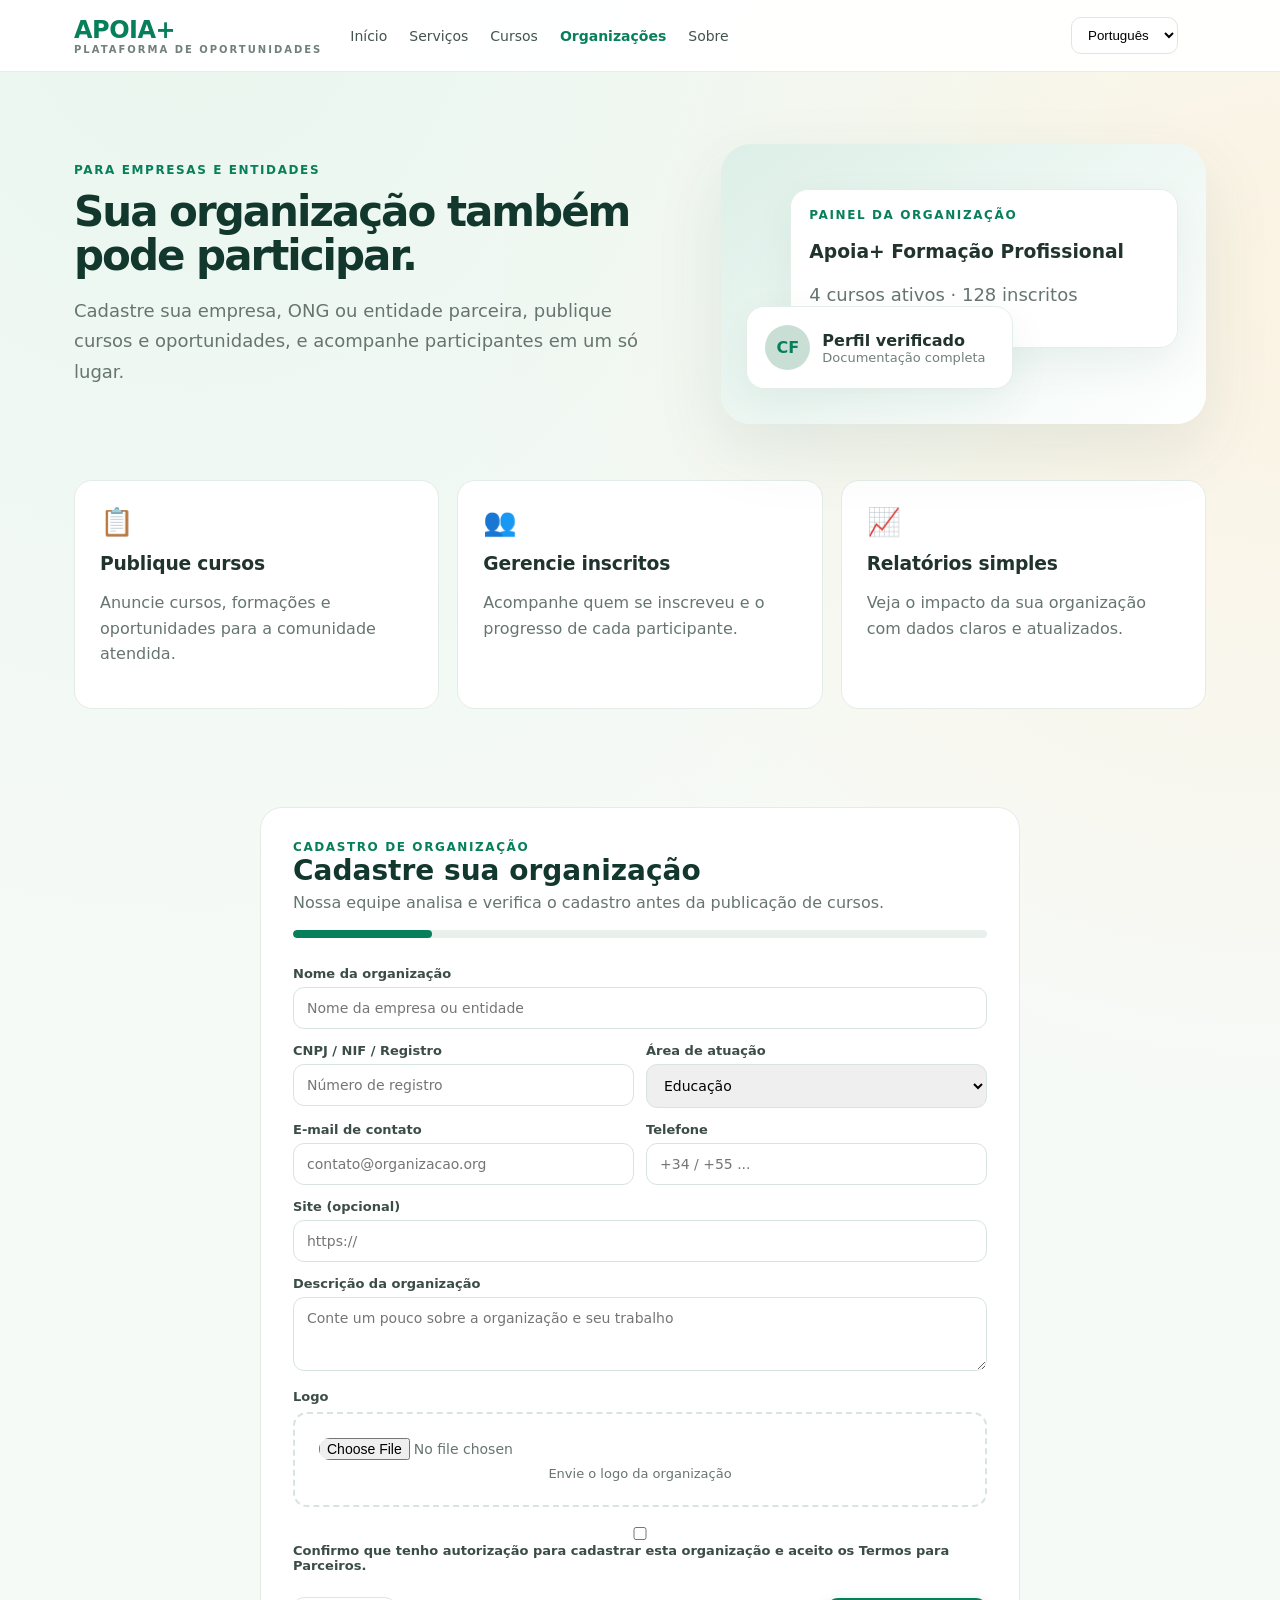
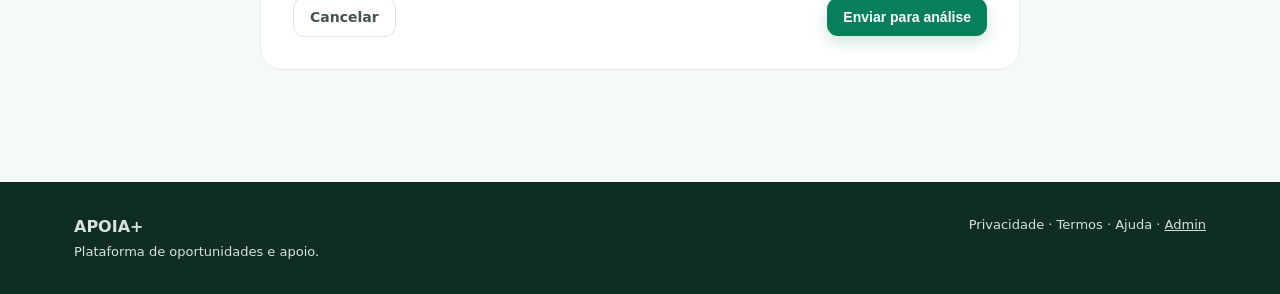
<file: organizacao.html>
<!doctype html>
<html lang="pt-BR">
<head>
<meta charset="utf-8">
<meta name="viewport" content="width=device-width, initial-scale=1">
<title>Organizações — Apoia+</title>
<link rel="stylesheet" href="style.css">
</head>
<body>
<header><div class="nav">
<a class="brand" href="index.html">APOIA+<span>Plataforma de oportunidades</span></a>
<button class="menuToggle" id="menuToggle" aria-label="Abrir menu">☰</button>
<nav class="navlinks">
<a href="index.html" data-i18n="nav_inicio">Início</a>
<a href="index.html#servicos" data-i18n="nav_servicos">Serviços</a>
<a href="cursos.html" data-i18n="nav_cursos">Cursos</a>
<a href="organizacao.html" class="active" data-i18n="nav_organizacoes">Organizações</a>
<a href="index.html#sobre" data-i18n="nav_sobre">Sobre</a>
</nav>
<select class="lang" id="langSelect" aria-label="Idioma">
<option value="pt">Português</option>
<option value="es">Español</option>
<option value="en">English</option>
<option value="fr">Français</option>
<option value="ar">العربية</option>
</select>
<div id="authSlot"></div>
</div></header>

<section class="hero" style="padding-bottom:20px">
<div><div class="eyebrow" data-i18n="org_eyebrow">Para empresas e entidades</div><h1 style="font-size:42px" data-i18n="org_title">Sua organização também pode participar.</h1><p data-i18n="org_desc">Cadastre sua empresa, ONG ou entidade parceira, publique cursos e oportunidades, e acompanhe participantes em um só lugar.</p></div>
<div class="visual" style="min-height:280px"><div class="card main" style="width:80%"><div class="eyebrow" data-i18n="org_panel_title">Painel da organização</div><h3 data-i18n="org_panel_name">Apoia+ Formação Profissional</h3><p style="color:#66756f" data-i18n="org_panel_stats">4 cursos ativos · 128 inscritos</p></div><div class="card small"><div style="display:flex;gap:12px;align-items:center"><div class="avatar">CF</div><div><b data-i18n="org_verified">Perfil verificado</b><div style="color:#718079;font-size:13px" data-i18n="org_verified_sub">Documentação completa</div></div></div></div></div>
</section>

<div class="section tight">
<div class="grid">
<div class="feature"><div class="icon">📋</div><h3 data-i18n="org_feat1_title">Publique cursos</h3><p data-i18n="org_feat1_desc">Anuncie cursos, formações e oportunidades para a comunidade atendida.</p></div>
<div class="feature"><div class="icon">👥</div><h3 data-i18n="org_feat2_title">Gerencie inscritos</h3><p data-i18n="org_feat2_desc">Acompanhe quem se inscreveu e o progresso de cada participante.</p></div>
<div class="feature"><div class="icon">📈</div><h3 data-i18n="org_feat3_title">Relatórios simples</h3><p data-i18n="org_feat3_desc">Veja o impacto da sua organização com dados claros e atualizados.</p></div>
</div>
</div>

<div class="section tight">
<div class="formcard">
<div class="eyebrow" data-i18n="org_form_eyebrow">Cadastro de organização</div>
<h1 data-i18n="org_form_title">Cadastre sua organização</h1>
<p class="sub" style="margin-bottom:0" data-i18n="org_form_sub">Nossa equipe analisa e verifica o cadastro antes da publicação de cursos.</p>
<div class="progressbar"><div style="width:20%"></div></div>

<form id="orgForm">
<label data-i18n="label_nome_org">Nome da organização</label>
<input id="oNome" placeholder="Nome da empresa ou entidade" required>

<div class="row2">
<div><label data-i18n="label_registro">CNPJ / NIF / Registro</label><input id="oRegistro" placeholder="Número de registro"></div>
<div><label data-i18n="label_area">Área de atuação</label><select id="oArea"><option>Educação</option><option>Empregabilidade</option><option>Assistência social</option><option>Saúde</option><option>Outro</option></select></div>
</div>

<div class="row2">
<div><label data-i18n="label_email_contato">E-mail de contato</label><input id="oEmail" type="email" placeholder="contato@organizacao.org" required></div>
<div><label data-i18n="label_telefone_org">Telefone</label><input id="oTelefone" placeholder="+34 / +55 ..."></div>
</div>

<label data-i18n="label_site">Site (opcional)</label>
<input id="oSite" placeholder="https://">

<label data-i18n="label_desc_org">Descrição da organização</label>
<textarea id="oDesc" rows="3" data-i18n-placeholder="desc_org_placeholder" placeholder="Conte um pouco sobre a organização e seu trabalho"></textarea>

<label data-i18n="label_logo">Logo</label>
<div class="uploadbox"><input type="file" accept="image/*" style="border:0;padding:0;margin:0"><div style="margin-top:6px" data-i18n="upload_logo_hint">Envie o logo da organização</div></div>

<label class="checkline"><input type="checkbox" required> <span data-i18n="termos_org">Confirmo que tenho autorização para cadastrar esta organização e aceito os Termos para Parceiros.</span></label>

<div class="row" style="margin-top:24px">
<a class="btn ghost" href="index.html" data-i18n="btn_cancelar">Cancelar</a>
<button class="btn primary" type="submit" data-i18n="btn_enviar_analise">Enviar para análise</button>
</div>
</form>
</div>
</div>

<footer class="footer"><div class="footerin"><div><b>APOIA+</b><div style="margin-top:8px;font-size:13px" data-i18n="footer_desc">Plataforma de oportunidades e apoio.</div></div><div style="font-size:13px"><span data-i18n="footer_links">Privacidade · Termos · Ajuda</span> · <a href="admin.html" style="color:inherit;text-decoration:underline">Admin</a></div></div></footer>
<script src="app.js"></script>
<script>
document.getElementById('orgForm').addEventListener('submit', function(e){
  e.preventDefault();
  const org = CARITAS.registerOrganization({
    nome: document.getElementById('oNome').value.trim() || 'Organização',
    registro: document.getElementById('oRegistro').value.trim(),
    area: document.getElementById('oArea').value,
    email: document.getElementById('oEmail').value.trim(),
    telefone: document.getElementById('oTelefone').value.trim(),
    site: document.getElementById('oSite').value.trim(),
    descricao: document.getElementById('oDesc').value.trim()
  });
  CARITAS.setUser({ nome: org.nome, email: org.email, role: 'organization', orgId: org.id, criadoEm: org.createdAt });
  location.href = 'org-painel.html';
});
</script>
</body></html>
</file>
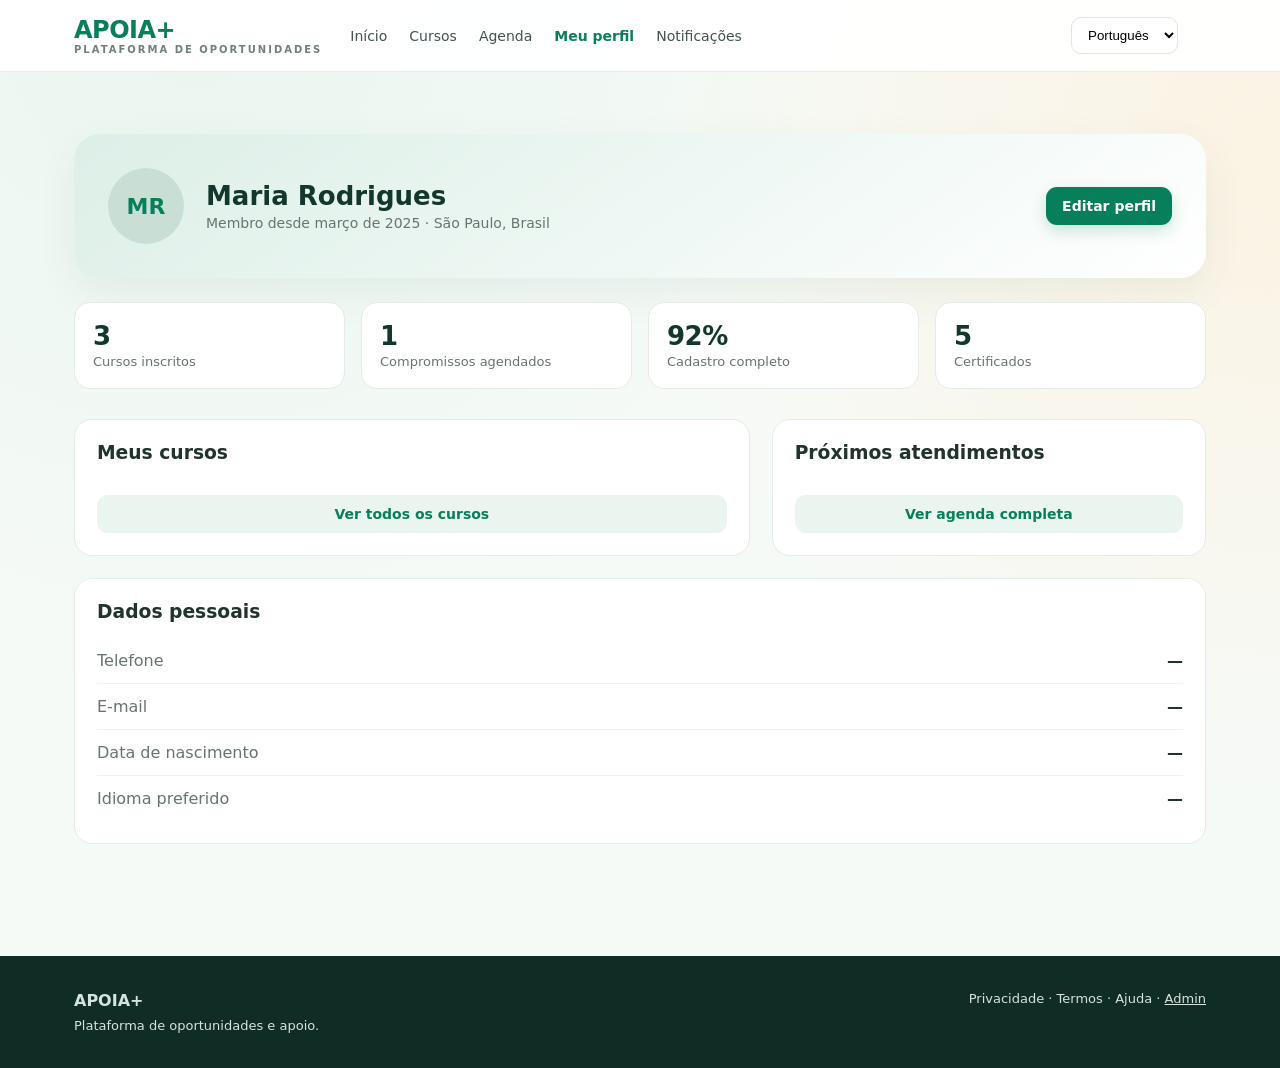
<file: perfil.html>
<!doctype html>
<html lang="pt-BR">
<head>
<meta charset="utf-8">
<meta name="viewport" content="width=device-width, initial-scale=1">
<title>Meu perfil — Apoia+</title>
<link rel="stylesheet" href="style.css">
</head>
<body>
<header><div class="nav">
<a class="brand" href="index.html">APOIA+<span>Plataforma de oportunidades</span></a>
<button class="menuToggle" id="menuToggle" aria-label="Abrir menu">☰</button>
<nav class="navlinks">
<a href="index.html" data-i18n="nav_inicio">Início</a>
<a href="cursos.html" data-i18n="nav_cursos">Cursos</a>
<a href="agenda.html" data-i18n="nav_agenda">Agenda</a>
<a href="perfil.html" class="active" data-i18n="nav_perfil">Meu perfil</a>
<a href="notificacoes.html" data-i18n="nav_notificacoes">Notificações</a>
</nav>
<select class="lang" id="langSelect" aria-label="Idioma">
<option value="pt">Português</option>
<option value="es">Español</option>
<option value="en">English</option>
<option value="fr">Français</option>
<option value="ar">العربية</option>
</select>
<div id="authSlot"></div>
</div></header>

<div class="section">
<div id="guestBanner" class="banner" style="display:none">
<span data-i18n="guest_banner_perfil">Você está vendo um perfil de exemplo. Faça login para ver o seu de verdade.</span>
<a class="btn primary" href="login.html" data-i18n="btn_entrar">Entrar</a>
</div>

<div class="profilehead">
<div class="avatar lg" id="pAvatar">MR</div>
<div class="info" style="flex:1">
<h1 id="pNome">Maria Rodrigues</h1>
<p id="pSub">Membro desde março de 2025 · São Paulo, Brasil</p>
</div>
<a class="btn primary" href="cadastro.html" data-i18n="btn_editar_perfil">Editar perfil</a>
</div>

<div class="statgrid">
<div class="stat"><b id="statCursos">3</b><span data-i18n="stat_cursos">Cursos inscritos</span></div>
<div class="stat"><b id="statAgenda">1</b><span data-i18n="stat_agenda">Compromissos agendados</span></div>
<div class="stat"><b id="statCompleto">92%</b><span data-i18n="stat_completo">Cadastro completo</span></div>
<div class="stat"><b id="statCertificados">5</b><span data-i18n="stat_certificados">Certificados</span></div>
</div>

<div class="twocol">
<div class="listcard">
<h3 data-i18n="meus_cursos">Meus cursos</h3>
<div id="listaCursos"></div>
<a class="btn light block" href="cursos.html" style="margin-top:16px" data-i18n="ver_todos_cursos">Ver todos os cursos</a>
</div>

<div class="listcard">
<h3 data-i18n="proximos_atendimentos">Próximos atendimentos</h3>
<div id="listaAgenda"></div>
<a class="btn light block" href="agenda.html" style="margin-top:16px" data-i18n="ver_agenda_completa">Ver agenda completa</a>
</div>
</div>

<div class="listcard" style="margin-top:22px">
<h3 data-i18n="dados_pessoais">Dados pessoais</h3>
<div class="litem"><div style="color:var(--muted)" data-i18n="d_telefone">Telefone</div><b id="dTelefone">—</b></div>
<div class="litem"><div style="color:var(--muted)" data-i18n="d_email">E-mail</div><b id="dEmail">—</b></div>
<div class="litem"><div style="color:var(--muted)" data-i18n="d_nascimento">Data de nascimento</div><b id="dNascimento">—</b></div>
<div class="litem"><div style="color:var(--muted)" data-i18n="d_idioma">Idioma preferido</div><b id="dIdioma">—</b></div>
</div>
</div>

<footer class="footer"><div class="footerin"><div><b>APOIA+</b><div style="margin-top:8px;font-size:13px" data-i18n="footer_desc">Plataforma de oportunidades e apoio.</div></div><div style="font-size:13px"><span data-i18n="footer_links">Privacidade · Termos · Ajuda</span> · <a href="admin.html" style="color:inherit;text-decoration:underline">Admin</a></div></div></footer>

<script src="app.js"></script>
<script>
const DEMO_CURSOS = [
  { name:'Informática Básica', status:'Em andamento', badge:'green', detail:'Módulo 3 de 6' },
  { name:'Preparação para o Trabalho', status:'Em andamento', badge:'green', detail:'Módulo 1 de 4' },
  { name:'Espanhol para Iniciantes', status:'Concluído', badge:'gray', detail:'Concluído em 12/02' }
];
const DEMO_AGENDA = [
  { name:'Orientação profissional', detail:'Hoje · 15:30', badge:'gold', tag:'Presencial' },
  { name:'Visita — Apoia+ Centro', detail:'Sex · 21/09 · 10:00', badge:'gold', tag:'Visita' }
];

const user = CARITAS.getUser();
document.getElementById('guestBanner').style.display = user ? 'none' : 'flex';

if(user){
  document.getElementById('pNome').textContent = user.nome || 'Participante';
  const criado = user.criadoEm ? new Date(user.criadoEm).toLocaleDateString('pt-BR') : '—';
  document.getElementById('pSub').textContent = 'Membro desde ' + criado + (user.cidade ? (' · ' + user.cidade) : '');
  const initials = (user.nome || 'P').trim().split(/\s+/).map(p=>p[0]).slice(0,2).join('').toUpperCase();
  document.getElementById('pAvatar').textContent = initials;
  document.getElementById('dTelefone').textContent = user.telefone || '—';
  document.getElementById('dEmail').textContent = user.email || '—';
  document.getElementById('dNascimento').textContent = user.nascimento || '—';
  document.getElementById('dIdioma').textContent = user.idioma || '—';
}

const enrollments = CARITAS.getEnrollments();
const cursosParaExibir = enrollments.length
  ? enrollments.map(e => ({ name: e.name, status:'Em andamento', badge:'green', detail:'Inscrito em ' + new Date(e.date).toLocaleDateString('pt-BR') }))
  : DEMO_CURSOS;
document.getElementById('listaCursos').innerHTML = cursosParaExibir.map(c =>
  '<div class="litem"><div><b>' + c.name + '</b><div style="color:var(--muted);font-size:13px">' + c.detail + '</div></div><span class="badge ' + c.badge + '">' + c.status + '</span></div>'
).join('');

const appointments = CARITAS.getAppointments();
const agendaParaExibir = appointments.length
  ? appointments.slice(-3).map(a => ({ name:a.tipo, detail:a.dia + ' · ' + a.hora, badge:'gold', tag:a.tipo }))
  : DEMO_AGENDA;
document.getElementById('listaAgenda').innerHTML = agendaParaExibir.map(a =>
  '<div class="litem"><div><b>' + a.name + '</b><div style="color:var(--muted);font-size:13px">' + a.detail + '</div></div><span class="badge ' + a.badge + '">' + a.tag + '</span></div>'
).join('');

document.getElementById('statCursos').textContent = cursosParaExibir.length;
document.getElementById('statAgenda').textContent = agendaParaExibir.length;
</script>
</body></html>
</file>
<file: style.css>
:root{--green:#087f5b;--dark:#12372d;--cream:#f6faf7;--gold:#e5ad45;--text:#20332d;--muted:#66756f;--white:#fff}
*{box-sizing:border-box}
body{margin:0;font-family:Inter,system-ui,-apple-system,BlinkMacSystemFont,"Segoe UI",sans-serif;color:var(--text);background:var(--cream);background-image:radial-gradient(circle at 15% 0%,#eaf6ef 0%,transparent 45%),radial-gradient(circle at 100% 15%,#fbf3e3 0%,transparent 40%)}
a{color:inherit}
header{background:#ffffffee;backdrop-filter:blur(8px);border-bottom:1px solid #e7eee9;position:sticky;top:0;z-index:5}
.nav{max-width:1180px;margin:auto;padding:16px 24px;display:flex;align-items:center;gap:28px}
.brand{font-weight:800;color:var(--green);font-size:24px;letter-spacing:-.5px;text-decoration:none}
.brand span{display:block;font-size:10px;color:#718079;letter-spacing:2px;text-transform:uppercase}
.navlinks{display:flex;gap:22px;flex:1}
.navlinks a{text-decoration:none;color:#43534d;font-size:14px}
.navlinks a.active{color:var(--green);font-weight:700}
.lang{border:1px solid #dce7e1;border-radius:10px;padding:9px 12px;background:white}
.menuToggle{display:none;border:0;background:none;font-size:22px;cursor:pointer;color:var(--dark);padding:4px 6px}
.headicon{position:relative;text-decoration:none;font-size:18px;color:#43534d;display:inline-flex;align-items:center}
.badge-dot{display:none;position:absolute;top:-6px;right:-9px;background:#d64545;color:#fff;font-size:10px;font-weight:800;min-width:16px;height:16px;border-radius:99px;align-items:center;justify-content:center;padding:0 3px;line-height:1}
.userchip{display:flex;align-items:center;gap:8px;text-decoration:none;color:var(--text);font-weight:700;font-size:14px}
.userchip .uname{max-width:90px;overflow:hidden;text-overflow:ellipsis;white-space:nowrap}
#authSlot{display:flex;gap:10px;align-items:center;flex-shrink:0}
.btn{border:0;border-radius:11px;padding:11px 16px;font-weight:700;cursor:pointer;font-size:14px;text-decoration:none;display:inline-flex;align-items:center;justify-content:center;gap:6px;transition:transform .15s ease,box-shadow .15s ease,background-color .15s ease,opacity .15s ease}
.btn.primary{background:var(--green);color:white;box-shadow:0 6px 16px #087f5b33}
.btn.primary:hover{background:#0a9668;box-shadow:0 10px 22px #087f5b40;transform:translateY(-1px)}
.btn.primary:active{transform:translateY(0);box-shadow:0 4px 10px #087f5b33}
.btn.light{background:#eaf5f0;color:var(--green)}
.btn.light:hover{background:#dcf0e6;transform:translateY(-1px)}
.btn.ghost{background:transparent;color:#43534d;border:1px solid #dce7e1}
.btn.ghost:hover{background:#f4f8f6;border-color:#c9d8d1}
.btn.block{width:100%}
.btn[disabled]{opacity:.5;cursor:not-allowed;transform:none;box-shadow:none}

.hero{max-width:1180px;margin:0 auto;padding:72px 24px 54px;display:grid;grid-template-columns:1.1fr .9fr;gap:55px;align-items:center}
.eyebrow{color:var(--green);font-weight:800;text-transform:uppercase;letter-spacing:1.6px;font-size:12px}
.hero h1{font-size:52px;line-height:1.05;margin:13px 0 18px;color:var(--dark);letter-spacing:-2px;font-weight:800}
.hero p{font-size:18px;line-height:1.7;color:var(--muted);max-width:650px}
.actions{display:flex;gap:12px;margin-top:26px}
.visual{min-height:360px;border-radius:30px;background:linear-gradient(145deg,#dcefe7,#fff);position:relative;overflow:hidden;padding:30px;box-shadow:0 25px 70px #164c3c18}
.card{background:white;border:1px solid #e3eee8;border-radius:18px;padding:18px;box-shadow:0 15px 40px #164c3c10}
.card.main{position:absolute;right:28px;top:45px;width:76%}
.card.small{position:absolute;left:25px;bottom:35px;width:55%}
.avatar{width:45px;height:45px;border-radius:50%;background:#c9dfd5;display:inline-flex;align-items:center;justify-content:center;font-weight:800;color:var(--green);flex-shrink:0}
.avatar.lg{width:76px;height:76px;font-size:22px}

.section{max-width:1180px;margin:auto;padding:62px 24px}
.section.tight{padding-top:36px}
.section h2{font-size:34px;color:var(--dark);margin:0 0 10px}
.sub{color:var(--muted);margin:0 0 30px}
.grid{display:grid;grid-template-columns:repeat(3,1fr);gap:18px}
.feature{background:white;border:1px solid #e4ece7;border-radius:18px;padding:25px;transition:transform .18s ease,box-shadow .18s ease,border-color .18s ease}
.feature:hover{transform:translateY(-3px);box-shadow:0 16px 32px #164c3c14;border-color:#d7e6de}
.icon{font-size:27px}
.feature h3{margin:15px 0 8px;letter-spacing:-.2px}
.feature p{color:var(--muted);line-height:1.6}

.courses{display:grid;grid-template-columns:repeat(3,1fr);gap:18px}
.course{background:white;border-radius:18px;border:1px solid #e2ebe6;overflow:hidden;text-decoration:none;color:inherit;display:block;transition:transform .18s ease,box-shadow .18s ease}
.course:hover{transform:translateY(-4px);box-shadow:0 18px 36px #164c3c18}
.cover{height:120px;background:linear-gradient(135deg,#0c8c66,#71b89e);position:relative;overflow:hidden}
.cover::after{content:"";position:absolute;inset:0;background:linear-gradient(180deg,transparent 40%,#00000014)}
.coursebody{padding:20px}
.tag{display:inline-block;background:#e8f5ef;color:var(--green);border-radius:99px;padding:6px 9px;font-size:11px;font-weight:800}
.course h3{margin:12px 0 7px}
.course p{color:var(--muted);font-size:14px;line-height:1.5}
.row{display:flex;justify-content:space-between;align-items:center}
.price{font-weight:800;color:var(--dark)}

.cta{background:var(--dark);color:white;border-radius:26px;padding:44px;margin-top:30px;display:flex;justify-content:space-between;align-items:center;gap:30px}
.cta p{color:#c9d9d2}
.footer{background:#102d25;color:#d6e2dd;margin-top:50px}
.footerin{max-width:1180px;margin:auto;padding:35px 24px;display:flex;justify-content:space-between;gap:20px}

.modal{display:none;position:fixed;inset:0;background:#102d2566;z-index:10;align-items:center;justify-content:center;padding:20px}
.modalbox{background:#fff;border-radius:22px;max-width:520px;width:100%;padding:28px}
.modalbox input,.modalbox textarea,.modalbox select{width:100%;padding:12px;margin:7px 0 12px;border:1px solid #d8e4de;border-radius:10px;font-family:inherit;font-size:14px}
.close{float:right;border:0;background:none;font-size:24px;cursor:pointer}

/* ---- páginas internas ---- */
.breadcrumb{max-width:1180px;margin:auto;padding:20px 24px 0;font-size:13px;color:var(--muted)}
.breadcrumb a{color:var(--muted);text-decoration:none}
.breadcrumb a:hover{color:var(--green)}

.authwrap{min-height:calc(100vh - 140px);display:flex;align-items:center;justify-content:center;padding:50px 24px}
.authbox{background:#fff;border:1px solid #e4ece7;border-radius:24px;padding:38px;width:100%;max-width:440px;box-shadow:0 20px 60px #164c3c14}
.authbox h1{font-size:26px;color:var(--dark);margin:0 0 6px;letter-spacing:-.5px}
.authbox .sub{margin-bottom:24px;font-size:14px}
.authbox label{font-size:13px;font-weight:700;color:#3c4c46;display:block;margin-top:14px}
.authbox input,.authbox select,.authbox textarea{width:100%;padding:12px 13px;margin-top:6px;border:1px solid #d8e4de;border-radius:11px;font-family:inherit;font-size:14px}
.authbox .row2{display:grid;grid-template-columns:1fr 1fr;gap:12px}
.authfoot{text-align:center;margin-top:18px;font-size:13px;color:var(--muted)}
.divider{display:flex;align-items:center;gap:12px;color:#a3b3ac;font-size:12px;margin:20px 0}
.divider::before,.divider::after{content:"";flex:1;height:1px;background:#e4ece7}
.checkline{display:flex;align-items:flex-start;gap:8px;margin-top:16px;font-size:13px;color:var(--muted)}
.checkline input{width:auto;margin:2px 0 0}

.formcard{background:#fff;border:1px solid #e4ece7;border-radius:22px;padding:32px;max-width:760px;margin:0 auto}
.formcard h1{font-size:28px;color:var(--dark);margin:0 0 6px}
.progressbar{height:8px;background:#e8f0ec;border-radius:99px;overflow:hidden;margin:18px 0 28px}
.progressbar > div{height:100%;background:var(--green);border-radius:99px}
.formcard label{font-size:13px;font-weight:700;color:#3c4c46;display:block;margin-top:14px}
.formcard input,.formcard select,.formcard textarea{width:100%;padding:12px 13px;margin-top:6px;border:1px solid #d8e4de;border-radius:11px;font-family:inherit;font-size:14px}
.formcard .row2{display:grid;grid-template-columns:1fr 1fr;gap:12px}
.formcard .row3{display:grid;grid-template-columns:1fr 1fr 1fr;gap:12px}
.uploadbox{border:2px dashed #d8e4de;border-radius:14px;padding:24px;text-align:center;color:var(--muted);font-size:13px;margin-top:8px}
.stepline{display:flex;gap:8px;margin-top:20px}
.stepline span{flex:1;height:4px;border-radius:99px;background:#e8f0ec}
.stepline span.on{background:var(--green)}

.profilehead{background:linear-gradient(145deg,#dcefe7,#fff);border-radius:26px;padding:34px;display:flex;gap:22px;align-items:center;box-shadow:0 15px 40px #164c3c10}
.profilehead .info h1{margin:0 0 4px;font-size:26px;color:var(--dark)}
.profilehead .info p{margin:0;color:var(--muted);font-size:14px}
.statgrid{display:grid;grid-template-columns:repeat(4,1fr);gap:16px;margin-top:24px}
.stat{background:#fff;border:1px solid #e4ece7;border-radius:16px;padding:18px;transition:transform .18s ease,box-shadow .18s ease}
.stat:hover{transform:translateY(-2px);box-shadow:0 12px 24px #164c3c12}
.stat b{display:block;font-size:26px;color:var(--dark);letter-spacing:-.5px}
.stat span{font-size:13px;color:var(--muted)}
.twocol{display:grid;grid-template-columns:1.4fr .9fr;gap:22px;margin-top:30px}
.listcard{background:#fff;border:1px solid #e4ece7;border-radius:18px;padding:22px}
.listcard h3{margin:0 0 16px}
.litem{display:flex;justify-content:space-between;align-items:center;padding:13px 0;border-top:1px solid #eef3f0}
.litem:first-of-type{border-top:0}
.badge{font-size:11px;font-weight:800;padding:5px 9px;border-radius:99px}
.badge.green{background:#e8f5ef;color:var(--green)}
.badge.gold{background:#fbf1de;color:#8a641c}
.badge.gray{background:#eef2f0;color:var(--muted)}

.filterbar{display:flex;gap:10px;flex-wrap:wrap;margin-bottom:26px}
.chip{border:1px solid #dce7e1;background:#fff;border-radius:99px;padding:9px 16px;font-size:13px;font-weight:600;color:#43534d;cursor:pointer;transition:all .15s ease}
.chip:hover{border-color:#b9cec3;background:#f4f8f6}
.chip.active{background:var(--green);color:#fff;border-color:var(--green)}
.chip.active:hover{background:#0a9668}
.searchbox{flex:1;min-width:200px;border:1px solid #dce7e1;border-radius:99px;padding:9px 16px;font-size:14px}

.coursehero{background:linear-gradient(135deg,#0c8c66,#71b89e);border-radius:24px;min-height:200px;display:flex;align-items:flex-end;padding:26px}
.coursehero span{background:rgba(255,255,255,.2);color:#fff;border-radius:99px;padding:6px 12px;font-size:12px;font-weight:800}
.detailgrid{display:grid;grid-template-columns:1.5fr .9fr;gap:26px;margin-top:26px}
.infobox{background:#fff;border:1px solid #e4ece7;border-radius:18px;padding:24px;position:sticky;top:90px}
.infobox .price{font-size:28px;display:block;margin-bottom:14px}
.infoline{display:flex;justify-content:space-between;padding:10px 0;border-top:1px solid #eef3f0;font-size:14px}
.infoline:first-child{border-top:0}

.agendagrid{display:grid;grid-template-columns:1fr 1.3fr;gap:24px;margin-top:26px}
.calendarcard{background:#fff;border:1px solid #e4ece7;border-radius:18px;padding:22px}
.daylist{display:flex;gap:8px;overflow:auto;margin-top:14px}
.daybtn{flex-shrink:0;width:56px;text-align:center;padding:12px 8px;border-radius:14px;border:1px solid #e4ece7;background:#fff;cursor:pointer;transition:all .15s ease}
.daybtn:hover{border-color:#b9cec3}
.daybtn b{display:block;font-size:16px}
.daybtn span{font-size:11px;color:var(--muted)}
.daybtn.active{background:var(--green);border-color:var(--green);color:#fff}
.daybtn.active span{color:#dff0e8}
.agendaitem{display:flex;gap:14px;background:#fff;border:1px solid #e4ece7;border-radius:16px;padding:16px;align-items:center;margin-bottom:12px}
.timepill{background:#eaf5f0;color:var(--green);border-radius:12px;padding:10px 12px;text-align:center;font-weight:800;font-size:13px;min-width:64px}
.timepill span{display:block;font-size:10px;font-weight:600;color:#5c8778}

.notifitem{display:flex;gap:14px;background:#fff;border:1px solid #e4ece7;border-radius:16px;padding:18px;margin-bottom:12px;align-items:flex-start}
.notifitem.unread{border-color:#bfe3d2;background:#f3fbf7}
.notifdot{width:9px;height:9px;border-radius:99px;background:var(--green);margin-top:7px;flex-shrink:0}
.notifitem.unread .notifdot{display:block}
.notifitem:not(.unread) .notifdot{visibility:hidden}
.notifitem b{display:block;margin-bottom:3px}
.notifitem p{margin:0;color:var(--muted);font-size:14px;line-height:1.5}
.notifitem .notifdate{font-size:12px;color:#93a29b;white-space:nowrap}
.emptystate{text-align:center;padding:50px 20px;color:var(--muted)}
.banner{display:flex;justify-content:space-between;align-items:center;gap:16px;background:#fbf1de;border:1px solid #f0dcae;color:#7a5a17;border-radius:16px;padding:16px 20px;margin-bottom:24px;font-size:14px}
.banner a{color:#7a5a17;font-weight:800}

@media(max-width:800px){
.hero{grid-template-columns:1fr}.grid,.courses{grid-template-columns:1fr}.hero h1{font-size:40px}.cta,.footerin{flex-direction:column}.visual{min-height:300px}
.statgrid{grid-template-columns:repeat(2,1fr)}.twocol{grid-template-columns:1fr}.detailgrid{grid-template-columns:1fr}.infobox{position:static}.agendagrid{grid-template-columns:1fr}.formcard .row2,.formcard .row3,.authbox .row2{grid-template-columns:1fr}.profilehead{flex-direction:column;text-align:center}
.nav{flex-wrap:wrap;position:relative;padding:14px 20px}
.menuToggle{display:block;order:2;margin-left:auto}
.lang{order:4;flex-shrink:0}
#authSlot{order:5}
.navlinks{display:none;order:6;width:100%;flex-direction:column;gap:4px;padding-top:14px;margin-top:14px;border-top:1px solid #eef3f0}
.navlinks.open{display:flex}
.navlinks a{padding:10px 4px}
.userchip .uname{max-width:70px}
}
</file>
